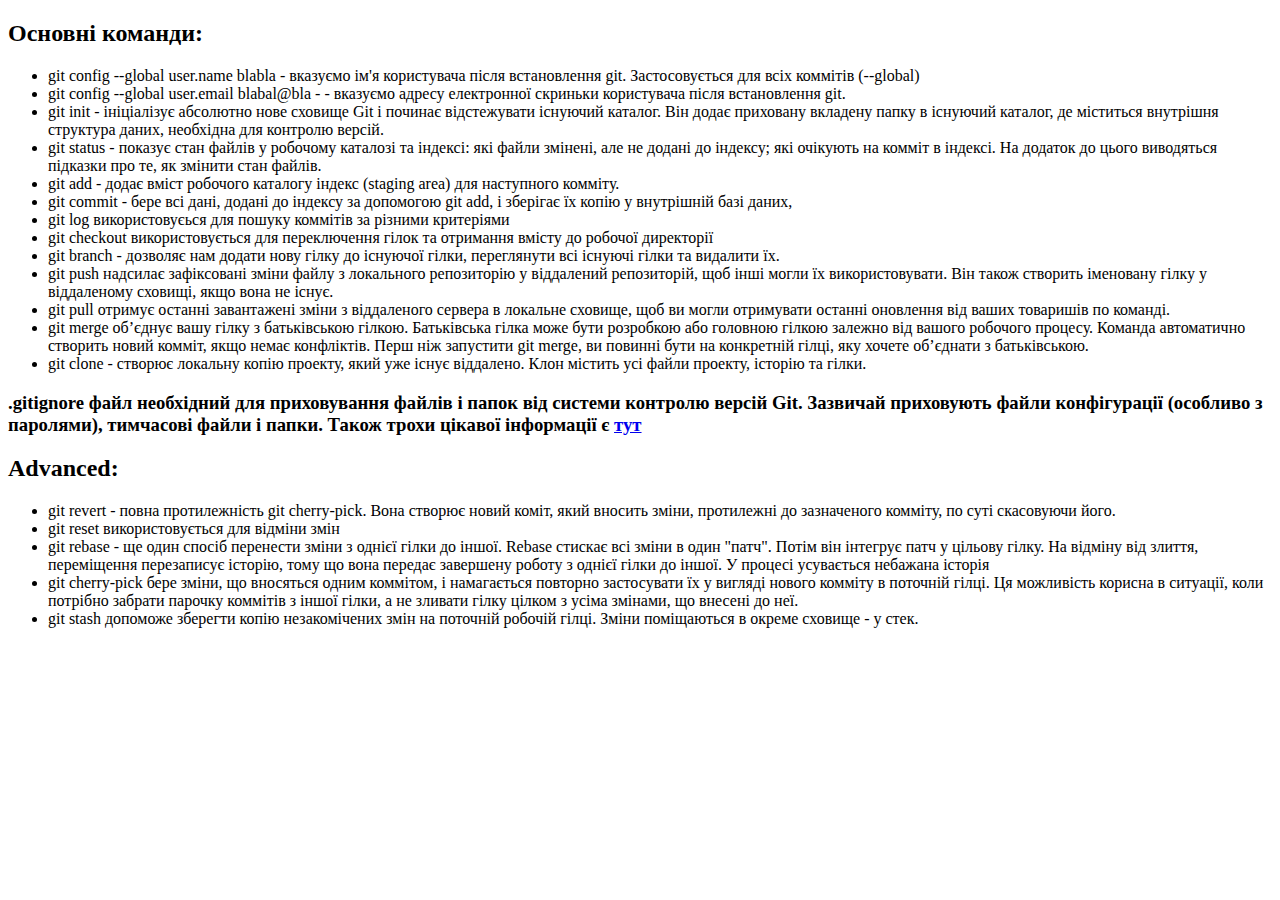
<file: homework01/index.html>
<!DOCTYPE html>
<html lang="en">
<head>
    <meta charset="UTF-8">
    <meta http-equiv="X-UA-Compatible" content="IE=edge">
    <meta name="viewport" content="width=device-width, initial-scale=1.0">
    <title>Document</title>
</head>
<body>
    <h2>Основні команди:</h2>
    <ul>
        <li>git config --global user.name blabla - вказуємо ім'я користувача після встановлення git. Застосовується для всіх коммітів (--global)</li>
        <li>git config --global user.email blabal@bla - - вказуємо адресу електронної скриньки користувача після встановлення git.</li>
        <li>git init - ініціалізує абсолютно нове сховище Git і починає відстежувати існуючий каталог. Він додає приховану вкладену папку в
        існуючий каталог, де міститься внутрішня структура даних, необхідна для контролю версій.</li>
        <li>git status - показує стан файлів у робочому каталозі та індексі: які файли змінені, але не додані до індексу; які очікують на комміт
        в індексі. На додаток до цього виводяться підказки про те, як змінити стан файлів.</li>
        <li>git add - додає вміст робочого каталогу індекс (staging area) для наступного комміту.</li>
        <li>git commit - бере всі дані, додані до індексу за допомогою git add, і зберігає їх копію у внутрішній базі даних,</li>
        <li>git log використовуєься для пошуку коммітів за різними критеріями</li>
        <li>git checkout використовується для переключення гілок та отримання вмісту до робочої директорії</li>
        <li>git branch - дозволяє нам додати нову гілку до існуючої гілки, переглянути всі існуючі гілки та видалити їх.</li>
        <li>git push надсилає зафіксовані зміни файлу з локального репозиторію у віддалений репозиторій, щоб інші могли їх використовувати.
        Він також створить іменовану гілку у віддаленому сховищі, якщо вона не існує.</li>
        <li>git pull отримує останні завантажені зміни з віддаленого сервера в локальне сховище, щоб ви могли отримувати останні оновлення
        від ваших товаришів по команді.</li>
        <li>git merge об’єднує вашу гілку з батьківською гілкою. Батьківська гілка може бути розробкою або головною гілкою залежно від вашого
        робочого процесу. Команда автоматично створить новий комміт, якщо немає конфліктів. Перш ніж запустити git merge, ви повинні бути на
        конкретній гілці, яку хочете об’єднати з батьківською.</li>
        <li>git clone - створює локальну копію проекту, який уже існує віддалено. Клон містить усі файли проекту, історію та гілки.</li>
    </ul>
    <h3>.gitignore файл необхідний для приховування файлів і папок від системи контролю версій Git. Зазвичай приховують файли конфігурації (особливо
    з паролями), тимчасові файли і папки. Також трохи цікавої інформації є <a href="https://ru.stackoverflow.com/questions/546520/%D0%94%D0%BB%D1%8F-%D1%87%D0%B5%D0%B3%D0%BE-%D0%BD%D1%83%D0%B6%D0%B5%D0%BD-%D1%84%D0%B0%D0%B9%D0%BB-gitignore">тут</a> </h3>
    <h2>Advanced:</h2>
    <ul>
        <li>git revert - повна протилежність git cherry-pick. Вона створює новий коміт, який вносить зміни, протилежні до зазначеного комміту, по
        суті скасовуючи його.</li>
        <li>git reset використовується для відміни змін</li>
        <li>git rebase - ще один спосіб перенести зміни з однієї гілки до іншої. Rebase стискає всі зміни в один "патч". Потім він інтегрує патч
        у цільову гілку. На відміну від злиття, переміщення перезаписує історію, тому що вона передає завершену роботу з однієї гілки до іншої. У
        процесі усувається небажана історія</li>
        <li>git cherry-pick бере зміни, що вносяться одним коммітом, і намагається повторно застосувати їх у вигляді нового комміту в поточній
        гілці. Ця можливість корисна в ситуації, коли потрібно забрати парочку коммітів з іншої гілки, а не зливати гілку цілком
        з усіма змінами, що внесені до неї.</li>
        <li>git stash допоможе зберегти копію незакомічених змін на поточній робочій гілці. Зміни поміщаються в окреме сховище - у стек.</li>
    </ul>
</body>
</html>
</file>
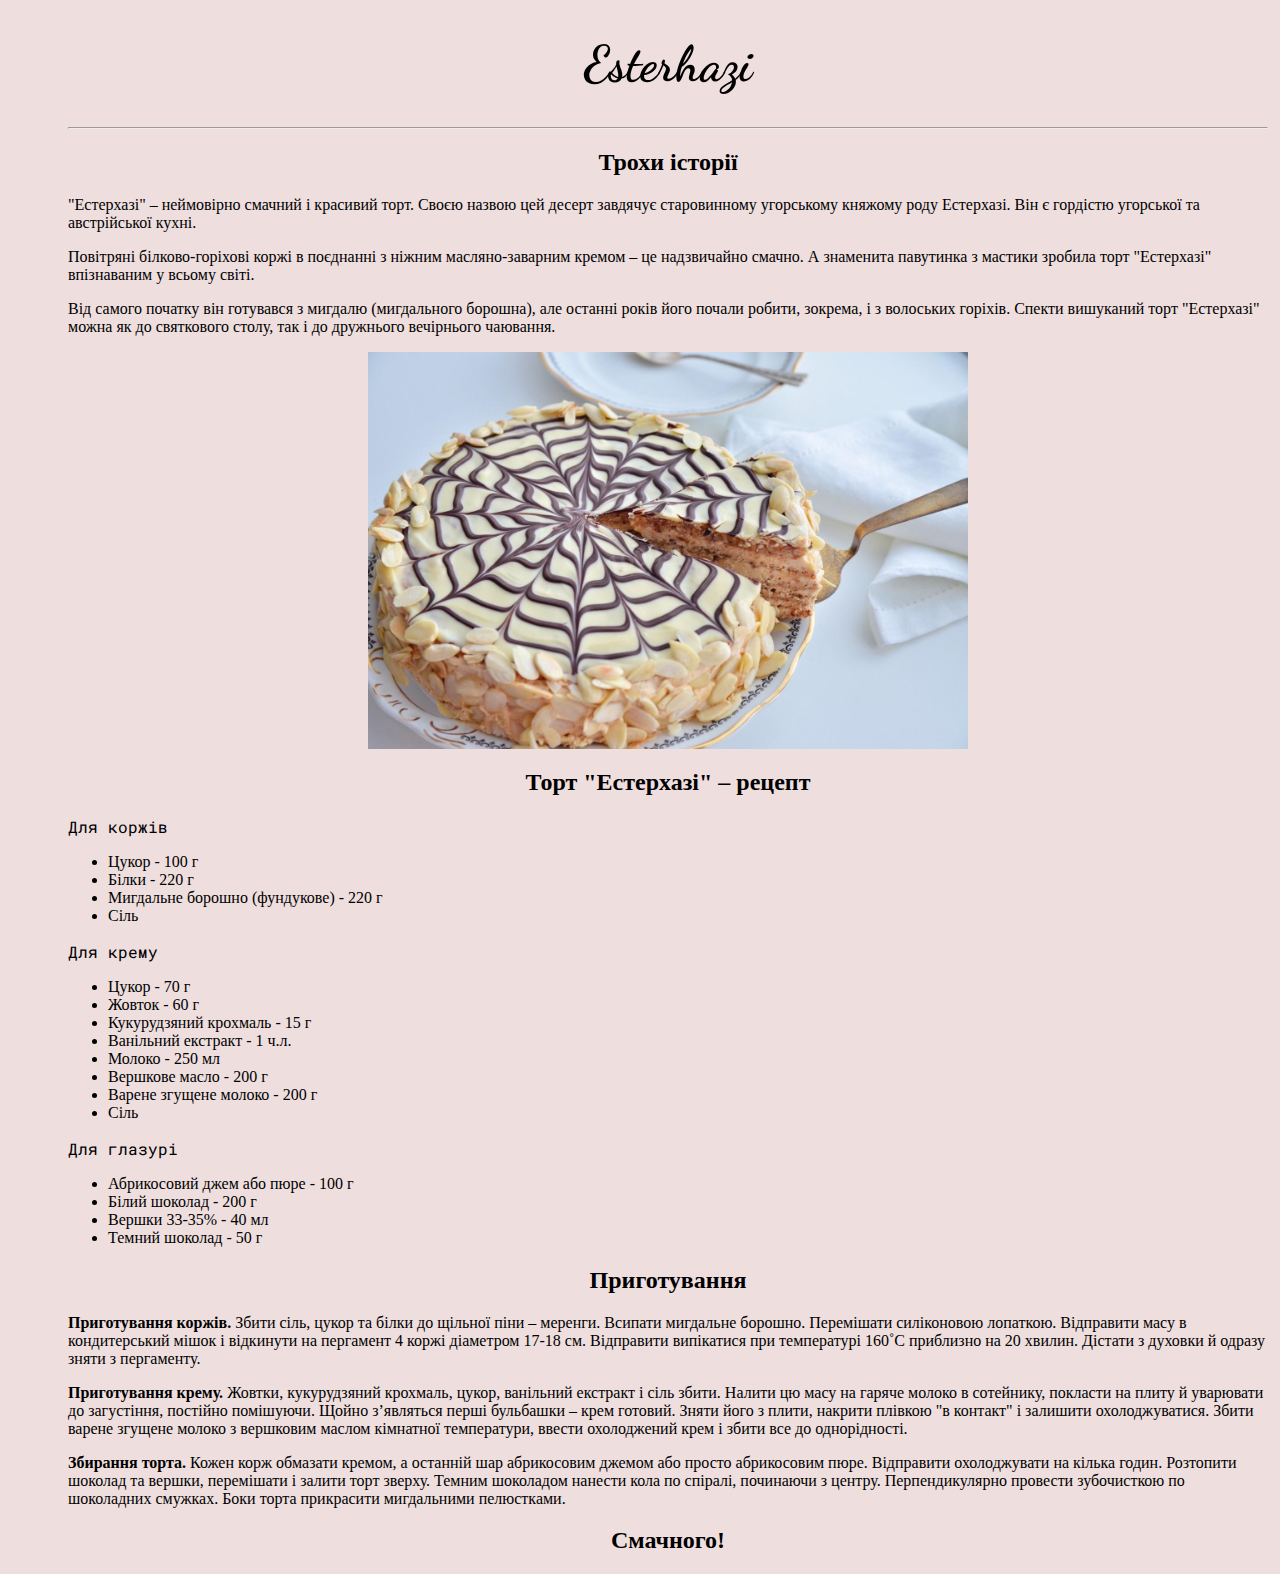
<file: homework02/index.html>
<!DOCTYPE html>
<html lang="en">
<head>
    <meta charset="UTF-8">
    <meta http-equiv="X-UA-Compatible" content="IE=edge">
    <meta name="viewport" content="width=device-width, initial-scale=1.0">
    <link rel="preconnect" href="https://fonts.googleapis.com">
    <link rel="preconnect" href="https://fonts.gstatic.com" crossorigin>
    <link
        href="https://fonts.googleapis.com/css2?family=Dancing+Script:wght@700&family=Roboto+Mono:ital,wght@1,300&display=swap"
        rel="stylesheet">
    <link rel="stylesheet" href="./styles.css">
    <title>Document</title>
</head>
<body>
    <div class="container">
        <h1 class="main-title">Esterhazi</h1>
        <hr>
        <h2 class="subtitle">Трохи історії</h2>
        <p>"Естерхазі" – неймовірно смачний і красивий торт. Своєю назвою цей десерт завдячує старовинному угорському княжому роду
        Естерхазі. Він є гордістю угорської та австрійської кухні.</p>
        <p>Повітряні білково-горіхові коржі в поєднанні з ніжним масляно-заварним кремом – це надзвичайно смачно. А знаменита
        павутинка з мастики зробила торт "Естерхазі" впізнаваним у всьому світі.</p>
        <p>Від самого початку він готувався з мигдалю (мигдального борошна), але останні років його почали робити, зокрема, і з
        волоських горіхів. Спекти вишуканий торт "Естерхазі" можна як до святкового столу, так і до дружнього вечірнього
        чаювання.</p>
        <img src="./tort-esterxazi.jpg" alt="Торт Естерхазі" width="600" class="center-img">
        <h2 class="subtitle">Торт "Естерхазі" – рецепт</h2>
        <p class="list-name">Для коржів</p>
        <ul class="list">
            <li>Цукор - 100 г</li>
            <li>Білки - 220 г</li>
            <li>Мигдальне борошно (фундукове) - 220 г</li>
            <li>Сіль</li>
        </ul>
        <p class="list-name">Для крему</p>
        <ul>
            <li>Цукор - 70 г</li>
            <li>Жовток - 60 г</li>
            <li>Кукурудзяний крохмаль - 15 г</li>
            <li>Ванільний екстракт - 1 ч.л.</li>
            <li>Молоко - 250 мл</li>
            <li>Вершкове масло - 200 г</li>
            <li>Варене згущене молоко - 200 г</li>
            <li>Сіль</li>
        </ul>
        <p class="list-name">Для глазурі</p>
        <ul>
            <li>Абрикосовий джем або пюре - 100 г</li>
            <li>Білий шоколад - 200 г</li>
            <li>Вершки 33-35% - 40 мл</li>
            <li>Темний шоколад - 50 г</li>
        </ul>
        <h2 class="subtitle">Приготування</h2>
        <p><strong>Приготування коржів.</strong> Збити сіль, цукор та білки до щільної піни – меренги. Всипати мигдальне борошно. Перемішати силіконовою лопаткою.
        Відправити масу в кондитерський мішок і відкинути на пергамент 4 коржі діаметром 17-18 см. Відправити випікатися при температурі 160˚C приблизно на 20 хвилин. Дістати з духовки й одразу зняти з пергаменту.</p>
        <p><strong>Приготування крему.</strong> Жовтки, кукурудзяний крохмаль, цукор, ванільний екстракт і сіль збити. Налити цю масу на гаряче
        молоко в сотейнику, покласти на плиту й уварювати до загустіння, постійно помішуючи. Щойно з’являться перші бульбашки –
        крем готовий. Зняти його з плити, накрити плівкою "в контакт" і залишити охолоджуватися.
        Збити варене згущене молоко з вершковим маслом кімнатної температури, ввести охолоджений крем і збити все до
        однорідності.</p>
        <p><strong>Збирання торта.</strong> Кожен корж обмазати кремом, а останній шар абрикосовим джемом або просто абрикосовим пюре. Відправити
        охолоджувати на кілька годин.
        Розтопити шоколад та вершки, перемішати і залити торт зверху. Темним шоколадом нанести кола по спіралі, починаючи з
        центру. Перпендикулярно провести зубочисткою по шоколадних смужках. Боки торта прикрасити мигдальними пелюстками.</p>
        <h2 class="subtitle">Смачного!</h2>
    </div>
</body>
</html>
</file>
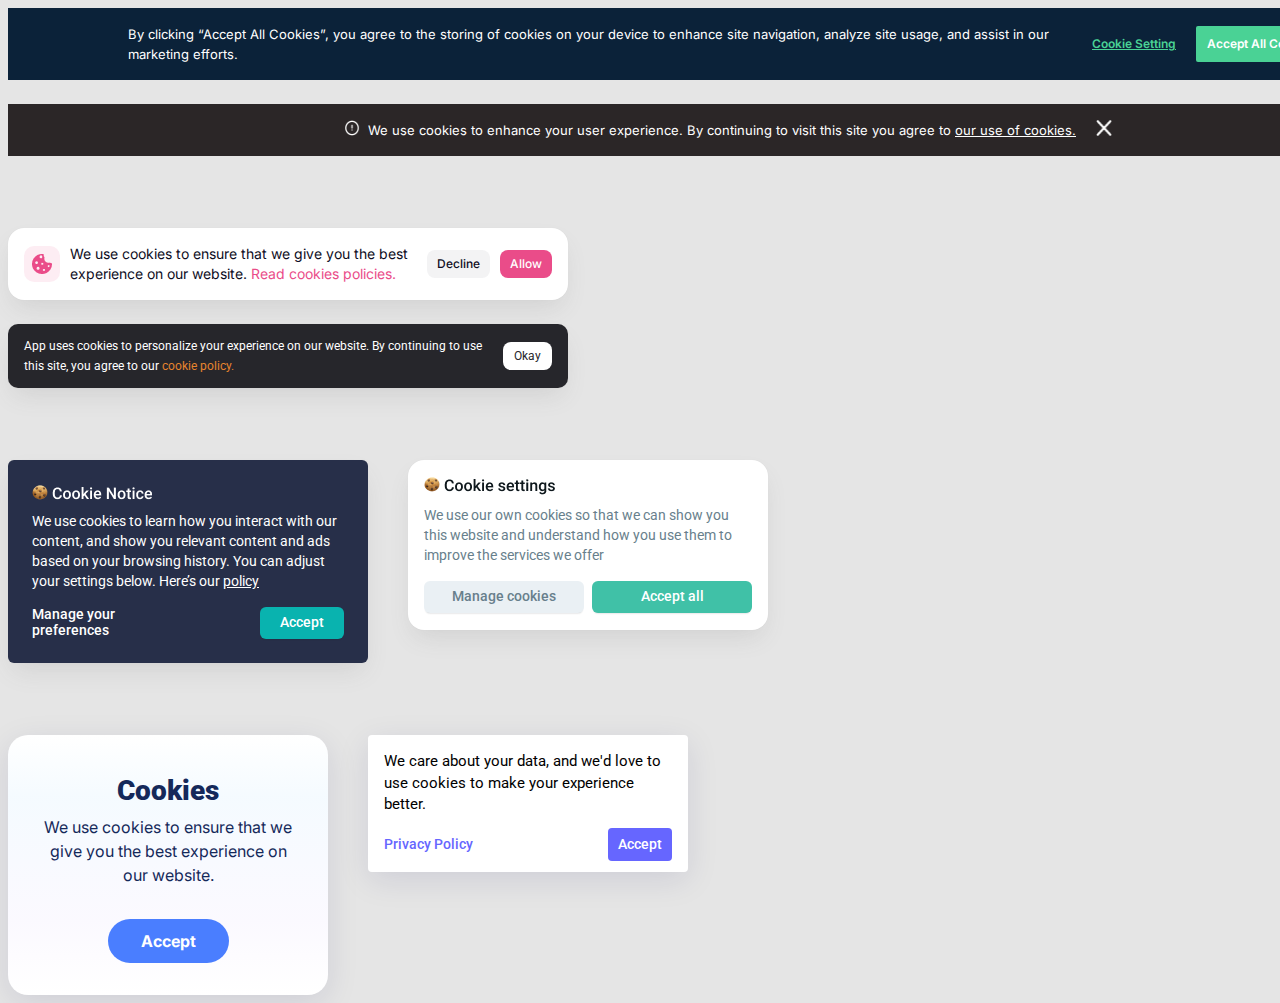
<file: homework03/index.html>
<!DOCTYPE html>
<html lang="en">
<head>
    <meta charset="UTF-8">
    <meta http-equiv="X-UA-Compatible" content="IE=edge">
    <meta name="viewport" content="width=device-width, initial-scale=1.0">
    <title>Document</title>
    <link rel="preconnect" href="https://fonts.googleapis.com">
    <link rel="preconnect" href="https://fonts.gstatic.com" crossorigin>
    <link
        href="https://fonts.googleapis.com/css2?family=Inter:wght@400;500;600;700&family=Roboto:wght@400;500;900&display=swap"
        rel="stylesheet">
    <link rel="stylesheet" href="./styles.css">
</head>
<body>
    <div class="cookie1">
        <p class="cookie1-text">By clicking “Accept All Cookies”, you agree to the storing of cookies on your device to enhance site navigation, analyze
        site usage, and assist in our marketing efforts.</p>
        <div class="cookie1-parts">
            <a href="#" class="cookie1-link link">Cookie Setting</a>
            <button class="cookie1-btn">Accept All Cookies</button>
        </div>
    </div>
    <div class="cookie2">
        <img src="./images/warning.png" alt="Warning" width="16" height="16">
        <p class="cookie2-text">
            We use cookies to enhance your user experience. By continuing to visit this site you agree to <a href="#" class="cookie2-link link">our use of
            cookies.</a>
        </p> 
        <img src="./images/close.png" alt="Close icon" class="cookie2-close-icon" width="16" height="16">
    </div>
    <div class="cookie3">
        <div class="cookie3-icon-bg">
            <img src="./images/cookie3.png" alt="cookie" class="cookie3-icon">
        </div>
        <p class="cookie3-text">We use cookies to ensure that we give you the best experience on our website. <a href="#" class="cookie3-link link">Read cookies policies.</a></p>
        <button class="cookie3-decline-btn">Decline</button>
        <button class="cookie3-allow-btn">Allow</button>
    </div>
    <div class="cookie4">
        <p class="cookie4-text"> App uses cookies to personalize your experience on our website. By continuing to use this site, you agree to our 
            <a href="#" class="cookie4-link link">cookie policy.</a>
        </p>
        <button class="cookie4-ok-btn">Okay</button>
    </div>
    <div class="cookies-block1">
        <div class="cookie5">
            <img src="./images/🍪 Cookie Notice.png" alt="Cookie Notice" class="cookie-notice">
            <p class="cookie5-main-text">We use cookies to learn how you interact with our content, and show you relevant content and ads based on your browsing
            history. You can adjust your settings below. Here’s our <a href="#" class="cookie5-link link">policy</a></p>
            <div class="cookie5-mini-block">
                <p class="cookie5-text">Manage your preferences</p>
                <button class="cookie5-btn">Accept</button>
            </div>
        </div>
        <div class="cookie6">
            <img src="./images/🍪 Cookie settings.png" alt="Cookie Settings" class="cookie-settings">
            <p class="cookie6-text">We use our own cookies so that we can show you this website and understand how you use them to improve the services we
            offer</p>
            <div class="cookie6-mini-block">
                <button class="cookie6-btn1">Manage cookies</button>
                <button class="cookie6-btn2">Accept all</button>
            </div>
        </div>
    </div>
    <div class="cookies-block2">
        <div class="cookie7">
            <h2 class="cookie7-header">Cookies</h2>
            <p class="cookie7-text">We use cookies to ensure that we give you the best experience on our website.</p>
            <button class="cookie7-btn">Accept</button>
        </div>
        <div class="cookie8">
            <p class="cookie8-text">We care about your data, and we'd love to use cookies to make your experience better.</p>
            <div class="cookie8-mini-block">
                <a href="#" class="cookie8-link link">Privacy Policy</a>
                <button class="cookie8-btn">Accept</button>
            </div>
        </div>
    </div>
</body>
</html>
</file>
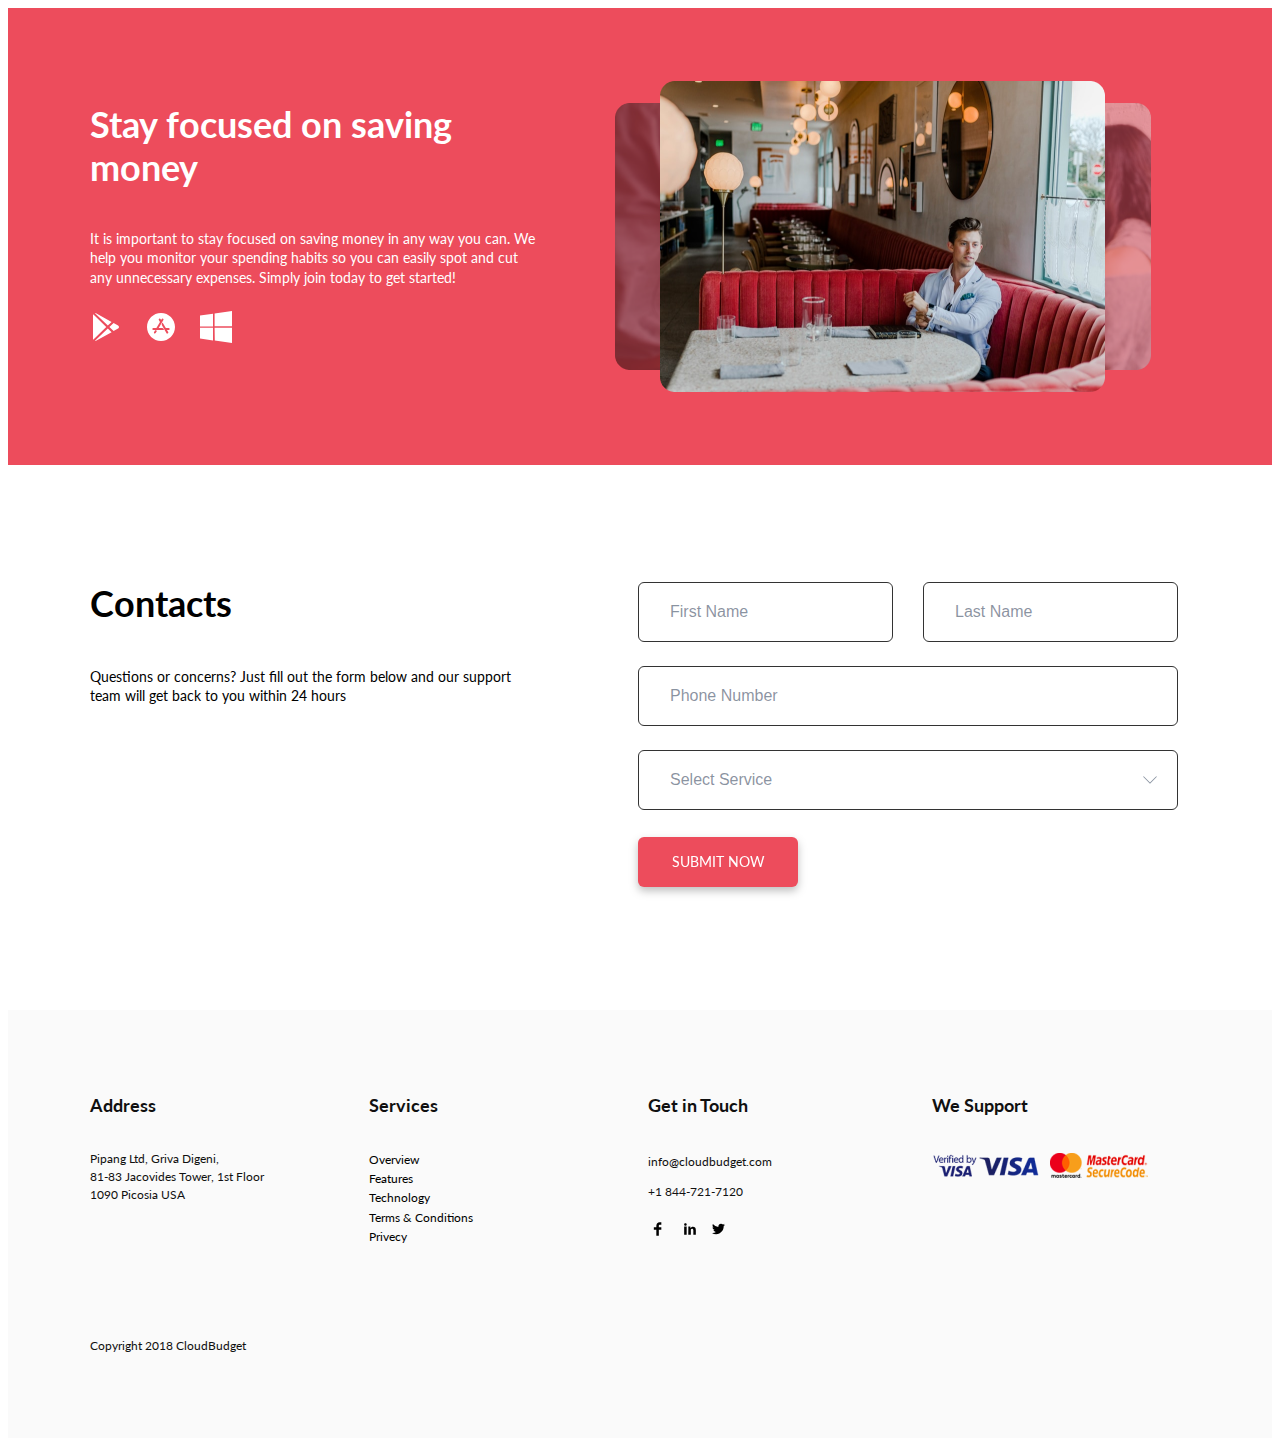
<file: homework04/index.html>
<!DOCTYPE html>
<html lang="en">
<head>
    <meta charset="UTF-8">
    <meta http-equiv="X-UA-Compatible" content="IE=edge">
    <meta name="viewport" content="width=device-width, initial-scale=1.0">
    <title>Document</title>
    <link rel="preconnect" href="https://fonts.googleapis.com">
    <link rel="preconnect" href="https://fonts.gstatic.com" crossorigin>
    <link href="https://fonts.googleapis.com/css2?family=Lato:wght@400;700&display=swap" rel="stylesheet">
    <link rel="stylesheet" href="./styles.css">
</head>
<body>
    <header class="header">
        <div class="container header-container">
            <div>
                <h1 class="header-title">Stay focused on saving money</h1>
                <p class="header-text">It is important to stay focused on saving money in any way you can. We help you monitor your spending habits so you can
                easily spot and cut any unnecessary expenses. Simply join today to get started!</p>
                <ul class="list header-list">
                    <li>
                        <a href="#" class="link header-link">
                            <svg class="header-icon" width="32" height="32">
                                <use href="./images/symbol-defs.svg#icon-google-playstore">
                                </use>
                            </svg>
                        </a> 
                    </li>
                    <li>
                        <a href="#" class="link">
                            <svg class="header-icon" width="32" height="32">
                                <use href="./images/symbol-defs.svg#icon-apple-appstore">
                                </use>
                            </svg>
                        </a>
                    </li>
                    <li>
                        <a href="#" class="link">
                            <svg class="header-icon" width="32" height="32">
                                <use href="./images/symbol-defs.svg#icon-windows">
                                </use>
                            </svg>
                        </a>
                    </li>
                </ul>
            </div>
            <div class="slider">
                <img src="./images/first.jpg" alt="main picture" class="main-picture">
                <img src="./images/second.jpg" alt="second picture" class="second-picture">
                <img src="./images/third.jpg" alt="third picture" class="third-picture">
            </div>
        </div>
    </header>
    <section class="contacts">
        <div class="container contacts-container">
            <div class="contacts-text-container">
                <h2 class="contacts-main">Contacts</h2>
                <p class="contacts-text">Questions or concerns? Just fill out the form below and our support team will get back to you within 24 hours</p>
            </div>
            <div>
                <form>
                    <div class="name-form">
                        <input type="text" id="name" name="user-first-name" placeholder="First Name" required />
                        <input type="text" id="surname" name="user-last-name" placeholder="Last Name" />
                    </div>
                    <div class="contacts-service">
                        <input type="tel" id="tel" name="user-phone" placeholder="Phone Number" required />
                        <select id="sel" name="select-service">
                            <option value="select">Select Service</option>
                            <option value="overview">Overview</option>
                            <option value="features">Features</option>
                            <option value="technology">Technology</option>
                        </select>
                    </div>
                </form>
                <button class="contacts-btn">Submit Now</button>
            </div>
        </div>
    </section>
    <footer class="footer">
        <div class="footer-container container">
            <div class="footer-adress">
                <h2 class="footer-main">Address</h2>
                <ul class="list footer-adress-list">
                    <li class="footer-adress-item">Pipang Ltd, Griva Digeni,</li>
                    <li class="footer-adress-item">81-83 Jacovides Tower, 1st Floor</li>
                    <li class="footer-adress-item">1090 Picosia USA</li>
                </ul>
                <p class="footer-copyright">Copyright 2018 CloudBudget</p>
            </div>
            <div class="footer-services">
                <h2 class="footer-main">Services</h2>
                <ul class="list footer-services-list">
                    <li class="footer-services-item">Overview</li>
                    <li class="footer-services-item">Features</li>
                    <li class="footer-services-item">Technology</li>
                    <li class="footer-services-item">Terms & Conditions</li>
                    <li class="footer-services-item">Privecy</li>
                </ul>
            </div>
            <div class="footer-contacts">
                <h2 class="footer-main">Get in Touch</h2>
                <ul class="list footer-contacts-list">
                    <li class="footer-contacts-item">
                        <a href="mailto:info@cloudbudget.com" class="link footer-mail">info@cloudbudget.com</a>
                    </li>
                    <li class="footer-contacts-item">
                        <a href="tel:+18447217120" class="link footer-tel">+1 844-721-7120</a>
                    </li>
                </ul>
                <ul class="list footer-soc-list">
                    <li>
                        <a href="#" class="link">
                            <svg class="footer-icon" width="20" height="20">
                                <use href="./images/symbol-defs.svg#icon-social-facebook">
                                </use>
                            </svg>
                        </a>
                    </li>
                    <li>
                        <a href="#" class="link">
                            <svg class="footer-icon" width="20" height="20">
                                <use href="./images/symbol-defs.svg#icon-social-linkedin">
                                </use>
                            </svg>
                        </a>
                    </li>
                    <li>
                        <a href="#" class="link">
                            <svg class="footer-icon" width="13" height="13">
                                <use href="./images/symbol-defs.svg#icon-twitter">
                                </use>
                            </svg>
                        </a>
                    </li>
                </ul>
            </div>
            <div>
                <h2 class="footer-main">We Support</h2>
                <img src="./images/secure.png" alt="supported payment systems">
            </div>
        </div>
    </footer>
</body>
</html>
</file>
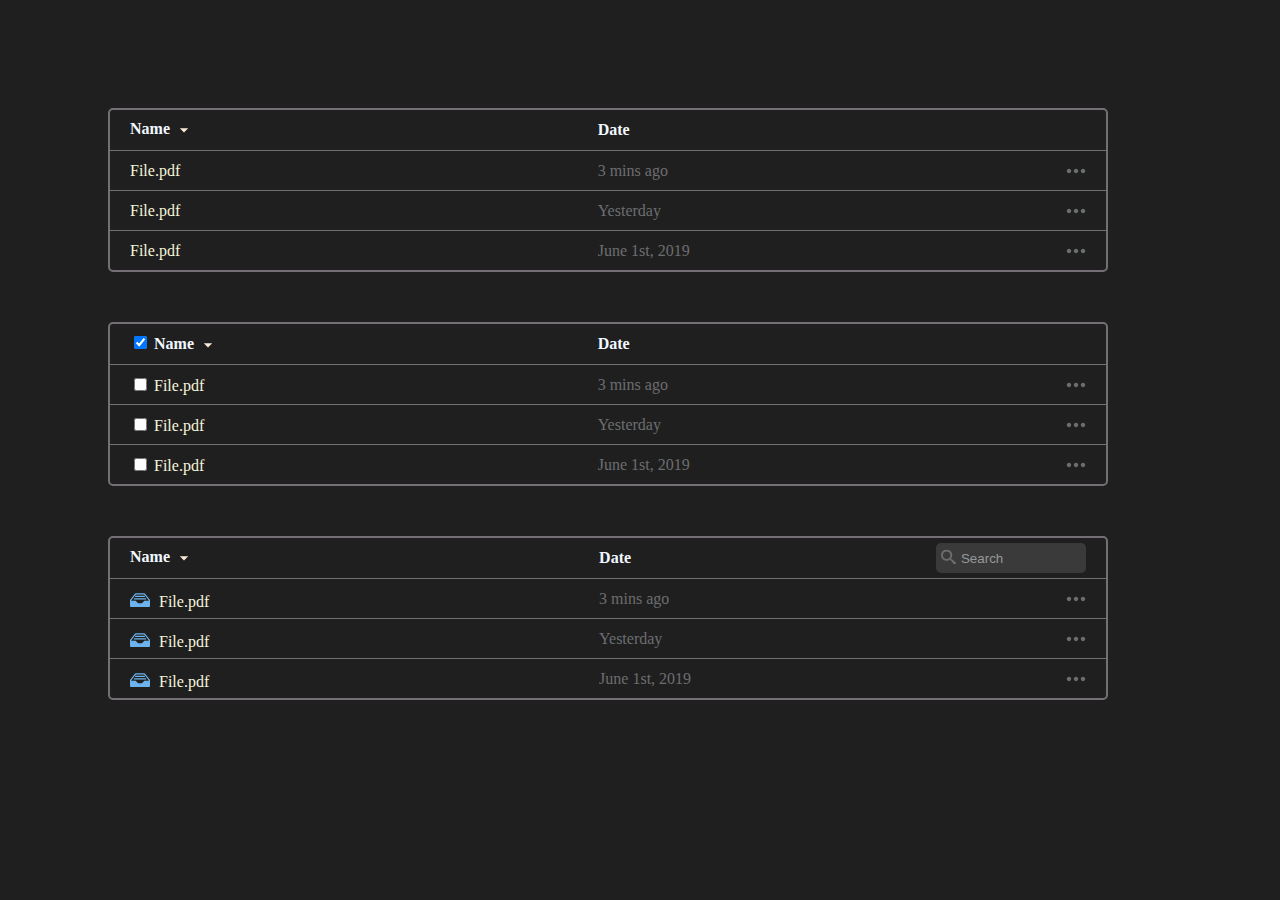
<file: homework05/index.html>
<!DOCTYPE html>
<html lang="en">
<head>
    <meta charset="UTF-8">
    <meta http-equiv="X-UA-Compatible" content="IE=edge">
    <meta name="viewport" content="width=device-width, initial-scale=1.0">
    <title>Tables</title>
    <link rel="stylesheet" href="./styles.css">
</head>
<body>
    <table class="table1">
        <thead>
            <tr>
                <th>
                    Name
                    <svg class="name-icon" width="20" height="20">
                        <use href="./symbol-defs.svg#icon-arrow_drop_down">
                        </use>
                    </svg>
                </th>
                <th>Date</th>
            
            </tr>
        </thead>
        <tbody>
            <tr>
                <td>File.pdf</td>
                <td class="period">3 mins ago</td>
                <td>
                    <svg class="dots-icon" width="20" height="20">
                        <use href="./symbol-defs.svg#icon-dots-three-horizontal">
                        </use>
                    </svg>
                </td>
            </tr>
            <tr>
                <td>File.pdf</td>
                <td class="period">Yesterday</td>
                <td>
                    <svg class="dots-icon" width="20" height="20">
                        <use href="./symbol-defs.svg#icon-dots-three-horizontal">
                        </use>
                    </svg>
                </td>
            
            </tr>
            <tr>
                <td>File.pdf</td>
                <td class="period">June 1st, 2019</td>
                <td>
                    <svg class="dots-icon" width="20" height="20">
                        <use href="./symbol-defs.svg#icon-dots-three-horizontal">
                        </use>
                    </svg>
                </td>
            
            </tr>
        </tbody>
    </table>
    <table class="table2">
        <thead>
            <tr>
                <th>
                    <input type="checkbox" checked>
                    Name
                    <svg class="name-icon" width="20" height="20">
                        <use href="./symbol-defs.svg#icon-arrow_drop_down">
                        </use>
                    </svg>
                </th>
                <th>Date</th>
    
            </tr>
        </thead>
        <tbody>
            <tr>
                <td>
                    <input type="checkbox">
                    File.pdf
                </td>
                <td class="period">3 mins ago</td>
                <td>
                    <svg class="dots-icon" width="20" height="20">
                        <use href="./symbol-defs.svg#icon-dots-three-horizontal">
                        </use>
                    </svg>
                </td>
            </tr>
            <tr>
                <td>
                    <input type="checkbox">
                    File.pdf
                </td>
                <td class="period">Yesterday</td>
                <td>
                    <svg class="dots-icon" width="20" height="20">
                        <use href="./symbol-defs.svg#icon-dots-three-horizontal">
                        </use>
                    </svg>
                </td>
    
            </tr>
            <tr>
                <td>
                    <input type="checkbox">
                    File.pdf
                </td>
                <td class="period">June 1st, 2019</td>
                <td>
                    <svg class="dots-icon" width="20" height="20">
                        <use href="./symbol-defs.svg#icon-dots-three-horizontal">
                        </use>
                    </svg>
                </td>
    
            </tr>
        </tbody>
    </table>
    <table>
        <thead>
            <tr>
                <th>
                    Name
                    <svg class="name-icon" width="20" height="20">
                        <use href="./symbol-defs.svg#icon-arrow_drop_down">
                        </use>
                    </svg>
                </th>
                <th class="table3">Date</th>
                <th>
                    <span class="input-wrap">
                        <input class="search" type="search" placeholder="Search">
                        <svg class="search-icon" width="15" height="15">
                            <use href="./symbol-defs.svg#icon-search"></use>
                        </svg>
                    </span>
                </th>
            </tr>
        </thead>
        <tbody>
            <tr>
                <td>
                    <svg class="icon-drawer" width="20" height="20">
                        <use href="./symbol-defs.svg#icon-drawer">
                        </use>
                    </svg>
                    File.pdf
                </td>
                <td class="period">3 mins ago</td>
                <td class="last">
                    <svg class="dots-icon" width="20" height="20">
                        <use href="./symbol-defs.svg#icon-dots-three-horizontal">
                        </use>
                    </svg>
                </td>
            </tr>
            <tr>
                <td>
                    <svg class="icon-drawer" width="20" height="20">
                        <use href="./symbol-defs.svg#icon-drawer">
                        </use>
                    </svg>
                    File.pdf
                </td>
                <td class="period">Yesterday</td>
                <td class="last">
                    <svg class="dots-icon" width="20" height="20">
                        <use href="./symbol-defs.svg#icon-dots-three-horizontal">
                        </use>
                    </svg>
                </td>
    
            </tr>
            <tr>
                <td>
                    <svg class="icon-drawer" width="20" height="20">
                        <use href="./symbol-defs.svg#icon-drawer">
                        </use>
                    </svg>
                    File.pdf
                </td>
                <td class="period">June 1st, 2019</td>
                <td class="last">
                    <svg class="dots-icon" width="20" height="20">
                        <use href="./symbol-defs.svg#icon-dots-three-horizontal">
                        </use>
                    </svg>
                </td>
    
            </tr>
        </tbody>
    </table>
</body>
</html>
</file>
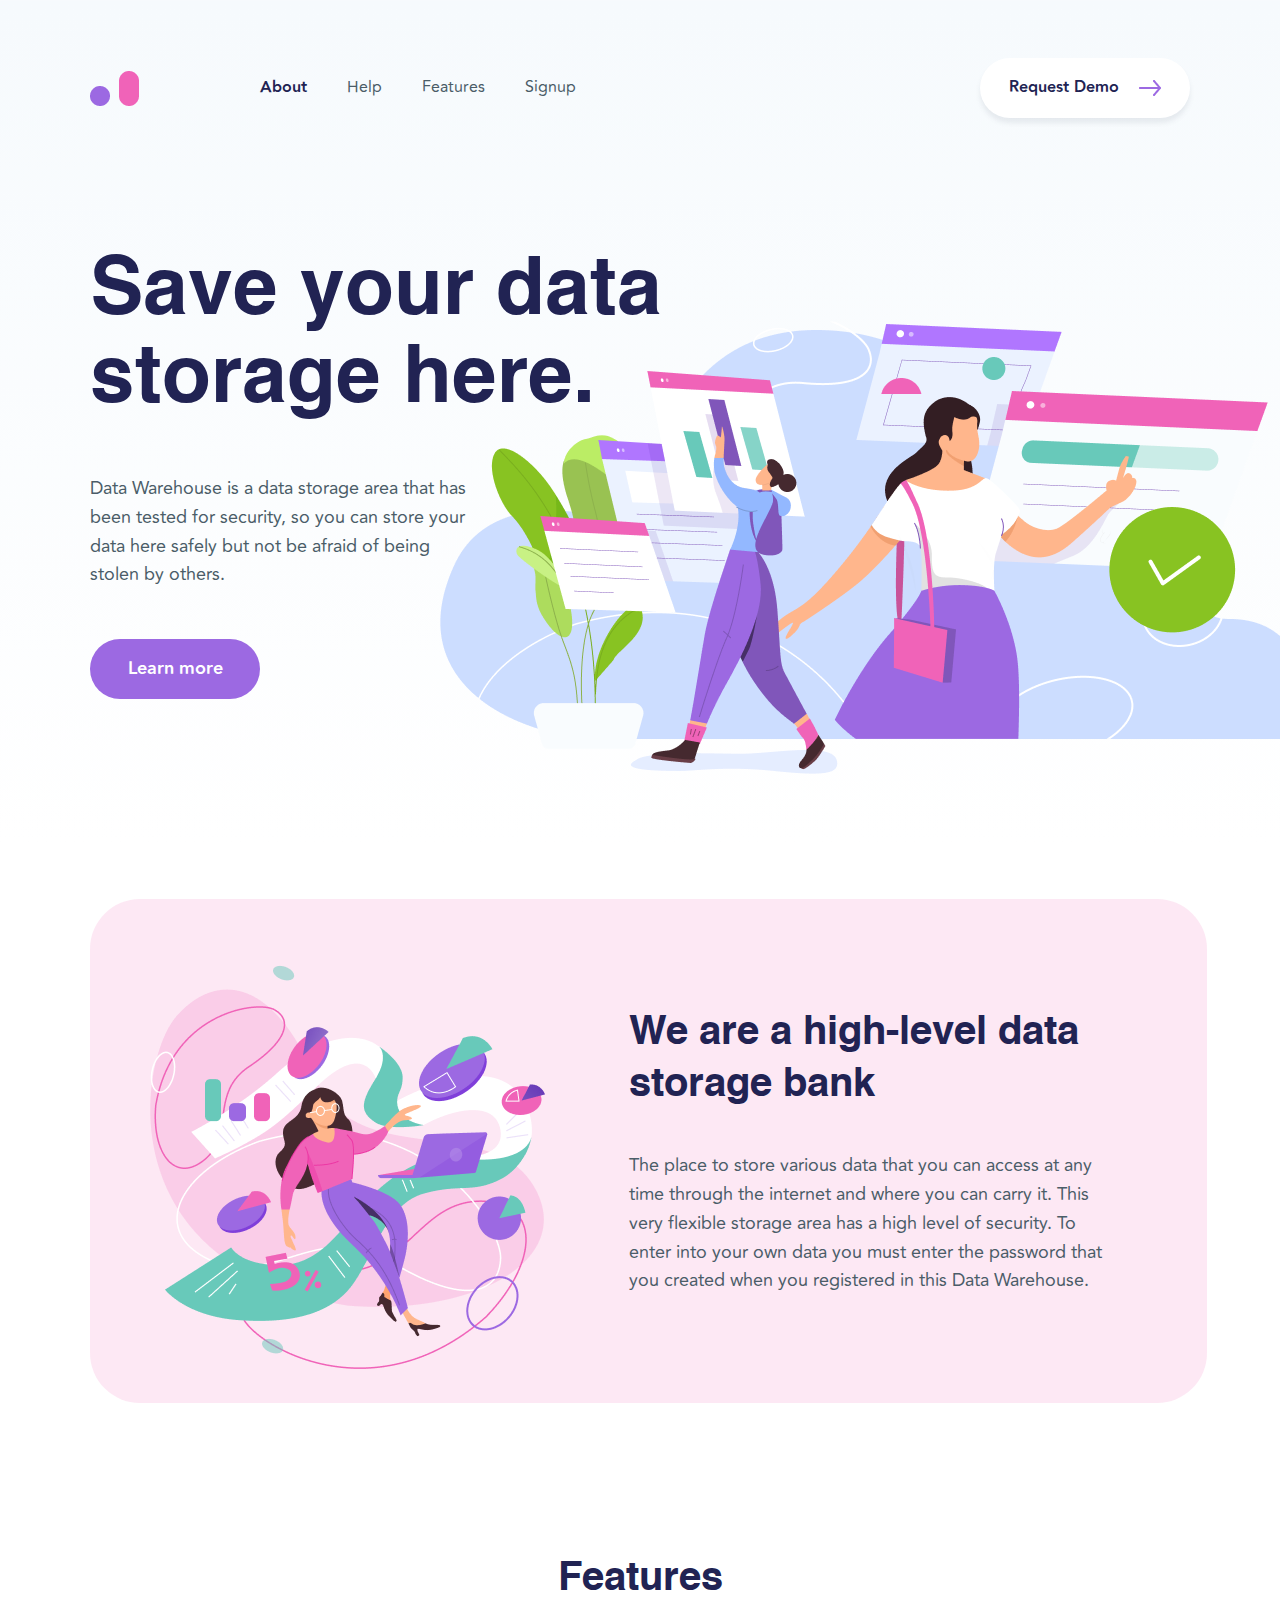
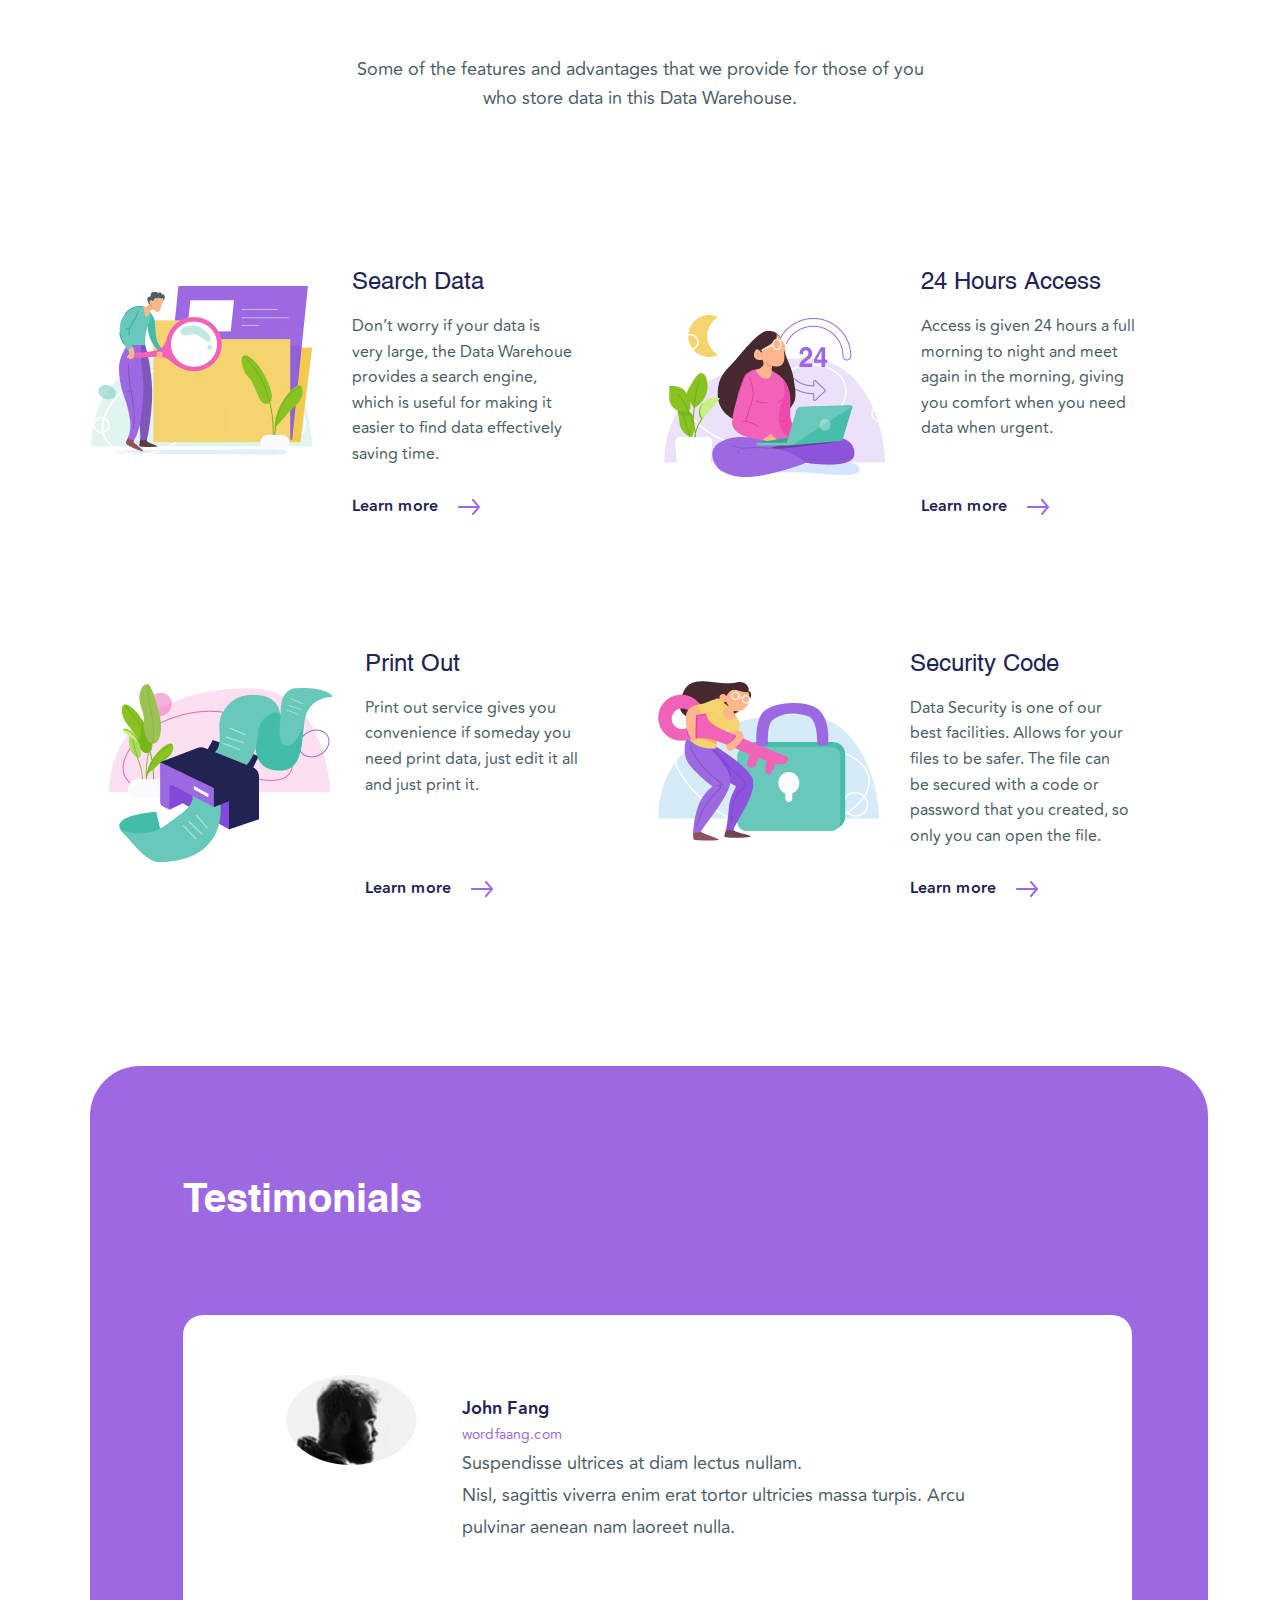
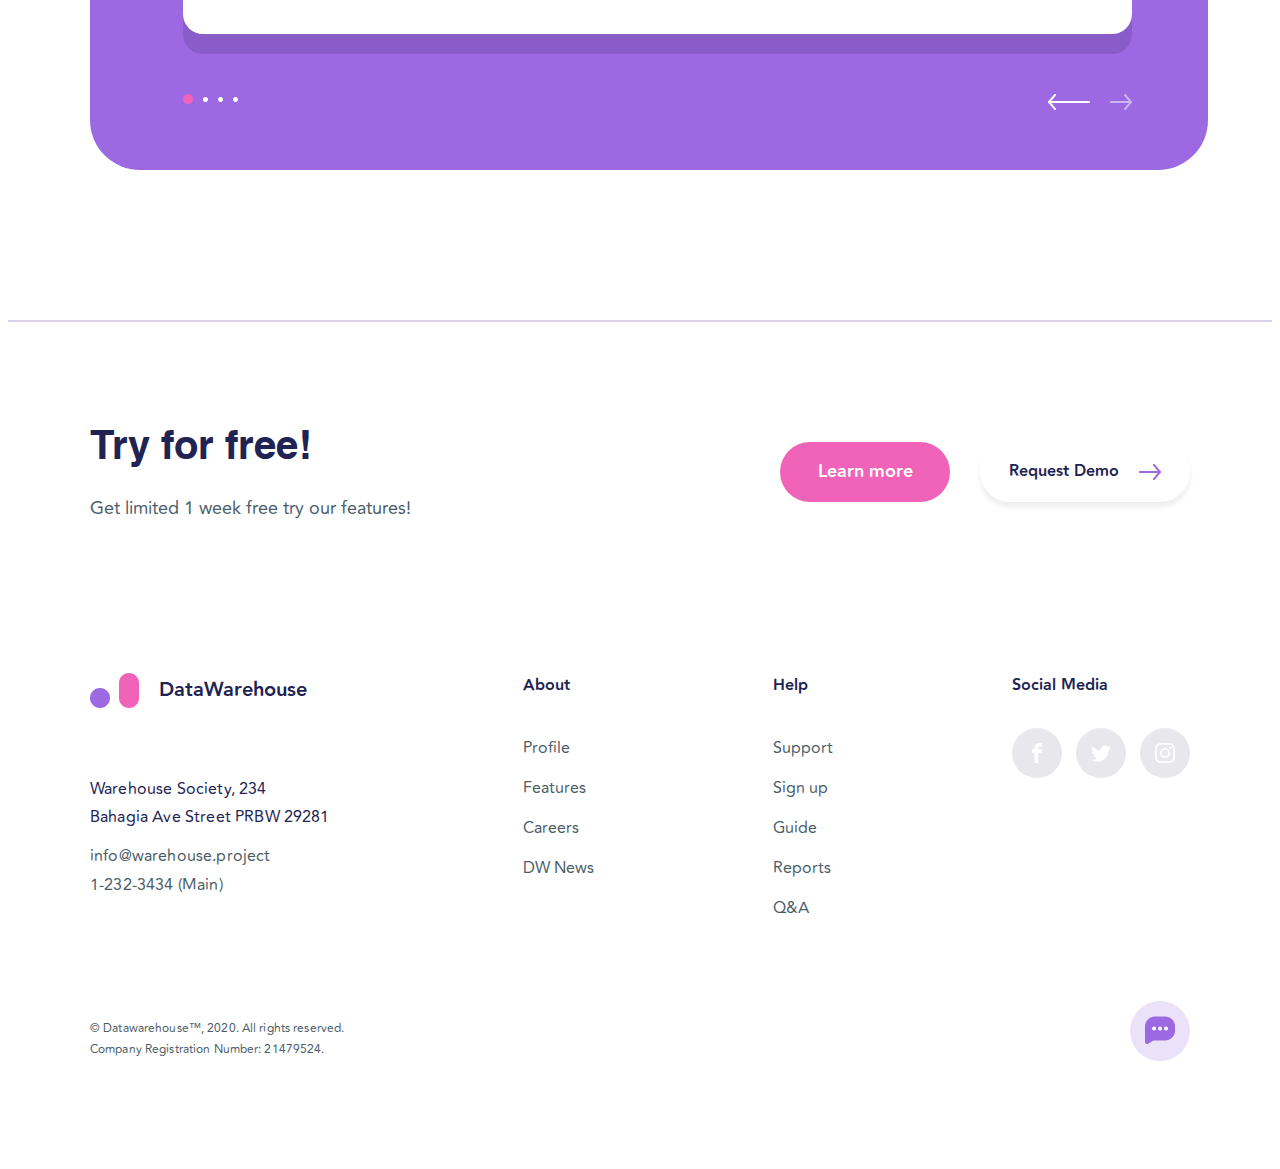
<file: homework06/index.html>
<!DOCTYPE html>
<html lang="en">
<head>
    <meta charset="UTF-8">
    <meta http-equiv="X-UA-Compatible" content="IE=edge">
    <meta name="viewport" content="width=device-width, initial-scale=1.0">
    <title>Data Warehouse</title>
    <link rel="stylesheet" href="./styles.css">
</head>
<body class="">
    <header class="header container">
        <div class="header-container">
            <div class="nav">

                <a href="index.html" class="link header-logo-link"><img src="./images/logo.png" alt="Logo"></a>
                <nav class="header-navigation">
                    <ul class="list header-nav-list">
                        <li>
                            <a href="" class="link header-nav-link current">About</a> 
                        </li>
                        <li>
                            <a href="" class="link header-nav-link">Help</a>
                        </li>
                        <li>
                            <a href="" class="link header-nav-link">Features</a>
                        </li>
                        <li>
                            <a href="" class="link header-nav-link">Signup</a>
                        </li>
                    </ul>
                </nav>
            </div>
            <button type="submit" class="btn-demo">
                Request Demo
                <img src="./images/arrow.png" alt="Arrow">
            </button>
        </div>
        
    </header>
    <main class="container main">
        <h1 class="main-title">Save your data storage here.</h1>
        <p class="main-text">Data Warehouse is a data storage area that has been
        tested for security, so you can store your data here
        safely but not be afraid of being stolen by others.</p>
        <button class="main-btn">Learn more</button>
        <img src="./images/main.png" alt="" width="885" class="main-image">
    </main>
    <section class="container about">
        <div class="about-section">
            <img src="./images/image2.png" alt="">
            <div>
                <h2 class="about-title">We are a high-level data storage bank</h2>
                <p class="about-text">The place to store various data that you can access at any time through the internet and where you can carry it.
                This very flexible storage area has a high level of security. To enter into your own data you must enter the password
                that you created when you registered in this Data Warehouse.</p>
            </div>
        </div>
    </section>
    <section class="container features">
        <h2 class="features-title">Features</h2>
        <p class="features-text">Some of the features and advantages that we provide for those of you who store data in this Data Warehouse.</p>
        <div class="features-container">
            <ul class="list features-list">
                <li class="features-item">
                    <img src="./images/image31.png" alt="" width="232" height="211">
                    <div>
                        <h3 class="features-item-title">Search Data</h3>
                        <p class="features-item-text">Don’t worry if your data is very large, the Data Warehoue provides a search engine, which is useful for making it
                            easier to find data effectively saving time.</p>
                        <a href="#" class="features-link link">Learn more 
                            <img src="./images/arrow.png" alt="Arrow">
                        </a>
                    </div>
                </li>
                <li class="features-item">
                    <img src="./images/image4.png" alt="" width="241" height="185">
                    <div>
                        <h3 class="features-item-title">24 Hours Access</h3>
                        <p class="features-item-text">Access is given 24 hours a full morning to night and
                            meet again in the morning, giving you comfort when
                            you need data when urgent.</p>
                        <a href="#" class="features-link link">Learn more
                            <img src="./images/arrow.png" alt="Arrow">
                        </a>
                    </div>
                </li>
                <li class="features-item">
                    <img src="./images/image51.png" alt="" width="245" height="181">
                    <div>
                        <h3 class="features-item-title">Print Out</h3>
                        <p class="features-item-text">Print out service gives you convenience if someday
                        you need print data, just edit it all and just print it.</p>
                        <a href="#" class="features-link link">Learn more
                            <img src="./images/arrow.png" alt="Arrow">
                        </a>
                    </div>
                </li>
                <li class="features-item">
                    <img src="./images/image61.png" alt="" width="230" height="201">
                    <div>
                        <h3 class="features-item-title">Security Code</h3>
                        <p class="features-item-text">Data Security is one of our best facilities. Allows for your files
                        to be safer. The file can be secured with a code or password that
                        you created, so only you can open the file.</p>
                        <a href="#" class="features-link link">Learn more
                            <img src="./images/arrow.png" alt="Arrow">
                        </a>
                    </div>
                </li>
            </ul>
        </div>
    </section>
    <section class="container testimonials">
        <div class="testimonials-container">
            <h2 class="testimonials-title">Testimonials</h2>
            <div class="testimonials-container-personal">
                <img src="./images/photo.png" alt="" width="132" height="90">
                <div>
                    <h3 class="testimonials-person-name">John Fang</h3>
                    <a href="#" class="testimonials-person-link link">wordfaang.com</a>
                    <p class="testimonials-text">Suspendisse ultrices at diam lectus nullam. <br>
                    Nisl, sagittis viverra enim erat tortor ultricies massa turpis. Arcu pulvinar aenean nam laoreet nulla.</p>
                </div>
            </div>
            <div class="testimonials-image-container">
                <img src="./images/slide.png" alt="Slider" width="55" height="10">
                <div class="testimonials-arrows">
                    <a href="#"><img src="./images/left.png" alt="Left arrow"></a>
                    <a href="#"><img src="./images/right.png" alt="Right arrow"></a>
                </div>
            </div>
        </div>
    </section>
    <footer>
        <div class="container">
            <div class="footer-main-container">
                <div>
                    <h2 class="footer-title">Try for free!</h2>
                    <p class="footer-subtitle-text">Get limited 1 week free try our features!</p>
                </div>
                <div class="footer-main-btns">
                    <button class="btn-more">Learn more</button>
                    <button type="submit" class="btn-demo">
                        Request Demo
                        <img src="./images/arrow.png" alt="Arrow">
                    </button>
                </div>
            </div>
            <div class="footer-subcontainer">
                <div>
                    <a href="index.html" class="link footer-logo-link">
                        <img src="./images/logo.png" alt="Logo" class="footer-logo">
                        DataWarehouse
                    </a>
                    <p class="footer-adress">Warehouse Society, 234  <br>        
                    Bahagia Ave Street PRBW 29281</p>
                    <a href="mailto:info@warehouse.project" class="link footer-mail">info@warehouse.project</a>
                    <a href="tel:+12323434" class="link footer-tel">1-232-3434 (Main)</a>
                    <p class="footer-copyright">
                        © Datawarehouse™, 2020. All rights reserved. <br>
                        Company Registration Number: 21479524.
                    </p>
                </div>
                <div>
                    <h3 class="footer-subtitle">About</h3>
                    <ul class="list">
                        <li>
                            <a href="#" class="link footer-about-link">Profile</a>
                        </li>
                        <li>
                            <a href="#" class="link footer-about-link">Features</a>
                        </li>
                        <li>
                            <a href="#" class="link footer-about-link">Careers</a>
                        </li>
                        <li>
                            <a href="#" class="link footer-about-link">DW News</a>
                        </li>
                    </ul>
                </div>
                <div>
                    <h3 class="footer-subtitle">Help</h3>
                    <ul class="list">
                        <li>
                            <a href="#" class="link footer-help-link">Support</a>
                        </li>
                        <li>
                            <a href="#" class="link footer-help-link">Sign up</a>
                        </li>
                        <li>
                            <a href="#" class="link footer-help-link">Guide</a>
                        </li>
                        <li>
                            <a href="#" class="link footer-help-link">Reports</a>
                        </li>
                        <li>
                            <a href="#" class="link footer-help-link">Q&A</a>
                        </li>
                    </ul>
                </div>
                <div class="footer-social">
                    <div>
                        <h3 class="footer-subtitle">Social Media</h3>
                        <ul class="list footer-soc-list">
                            <li>
                                <a class="footer-soc-link link" href="#">
                                    <svg class="footer-soc-icon" width="20" height="20">
                                        <use href="./images/symbol-defs.svg#icon-facebook">
                                        </use>
                                    </svg>
                                </a>
                            </li>
                            <li>
                                <a class="footer-soc-link link" href="#">
                                    <svg class="footer-soc-icon" width="20" height="20">
                                        <use href="./images/symbol-defs.svg#icon-twitter">
                                        </use>
                                    </svg>
                                </a>
                            </li>
                            <li>
                                <a class="footer-soc-link link" href="#">
                                    <svg class="footer-soc-icon" width="20" height="20">
                                        <use href="./images/symbol-defs.svg#icon-instagram">
                                        </use>
                                    </svg>
                                </a>
                            </li>
                        </ul>
                    </div>
                    <a href="#" class="link footer-message-link">
                        <svg class="footer-message-icon" width="30" height="30">
                            <use href="./images/symbol-defs.svg#icon-message">
                            </use>
                        </svg>
                    </a>
                </div>
            </div>
        </div>
    </footer>
</body>
</html>
</file>
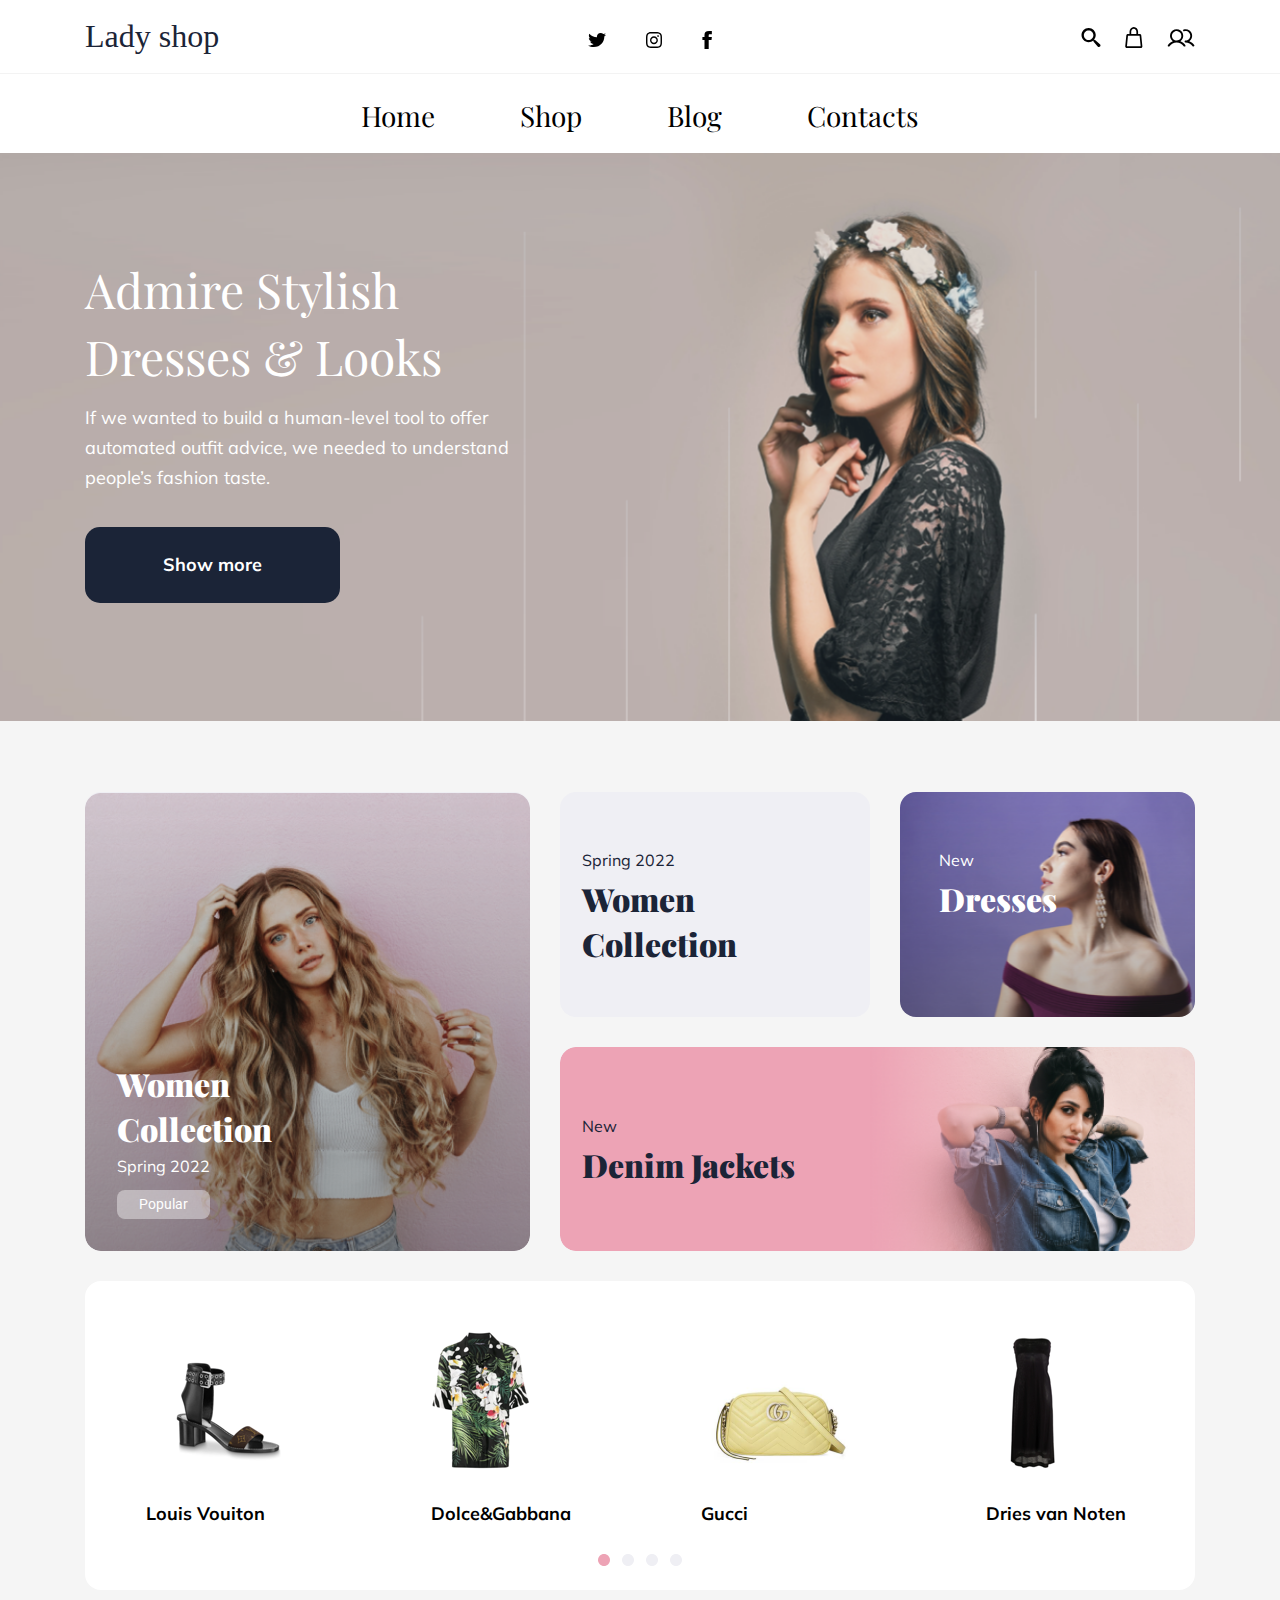
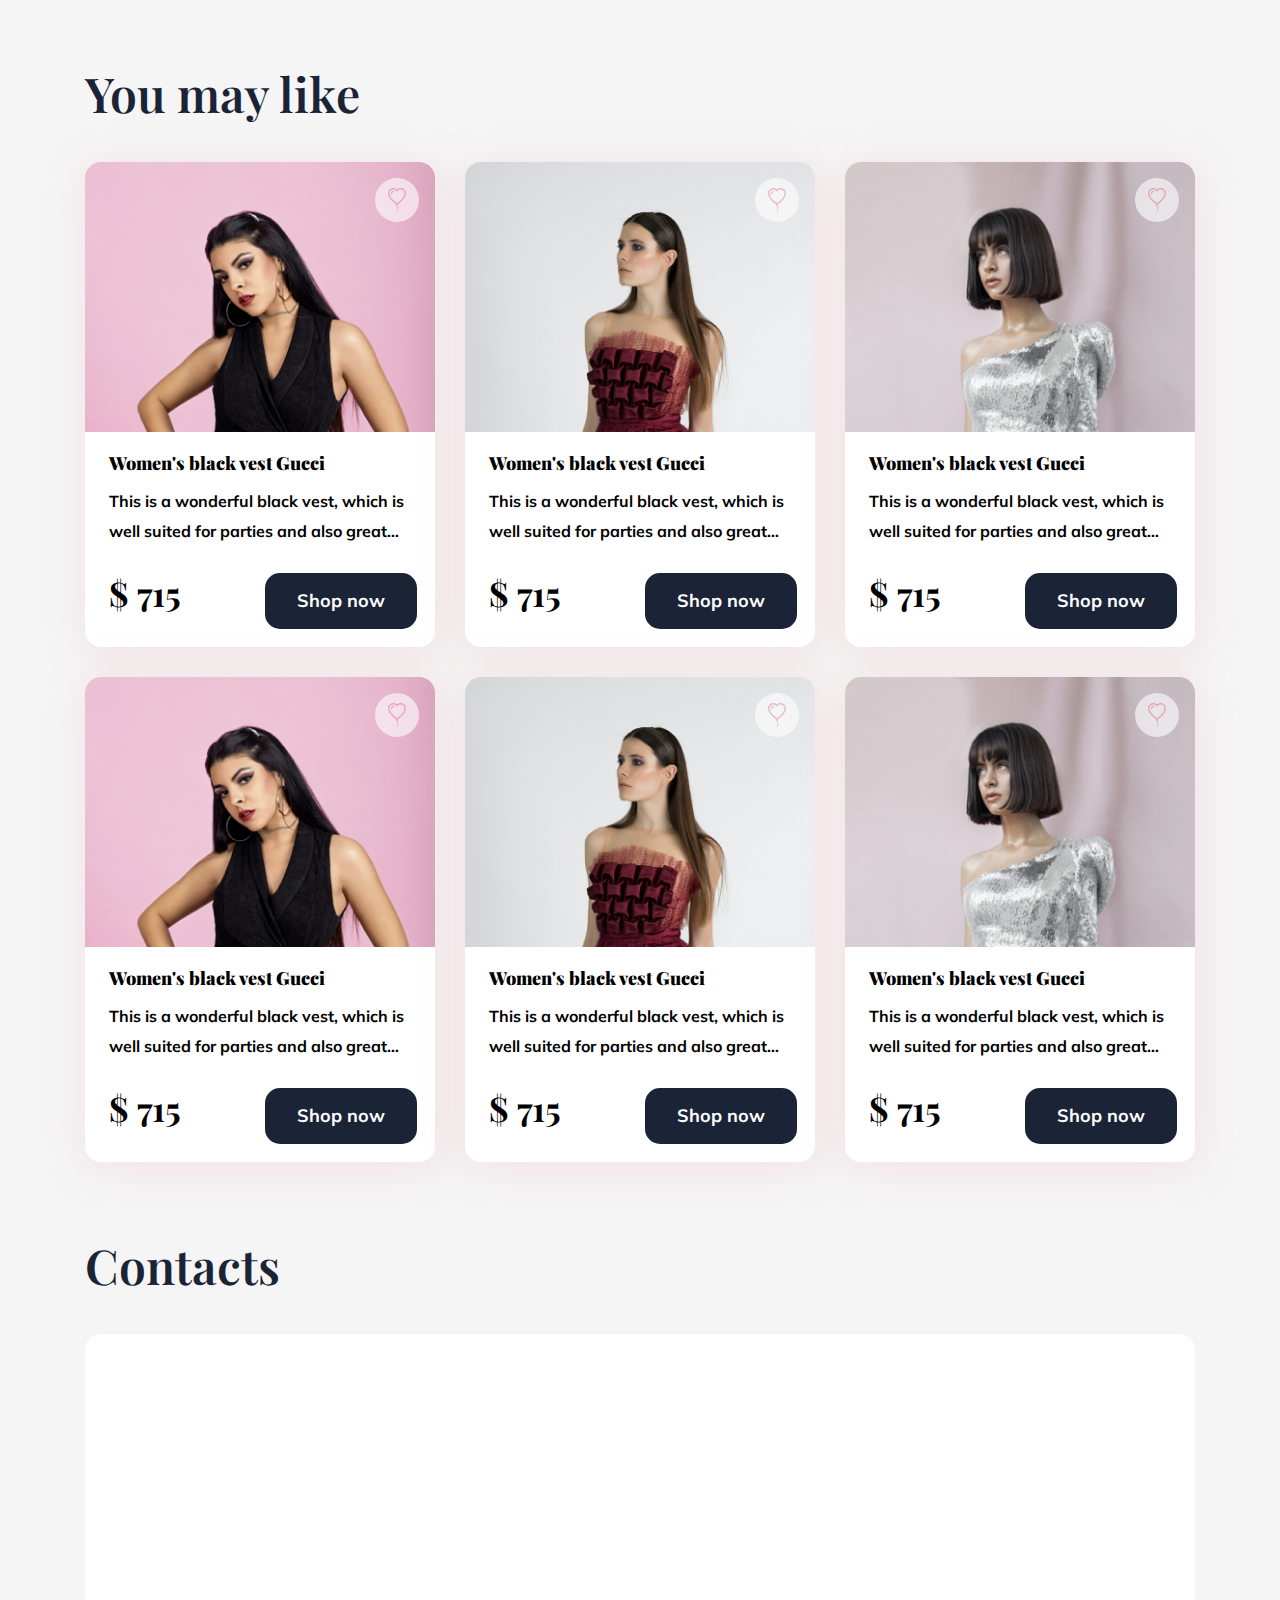
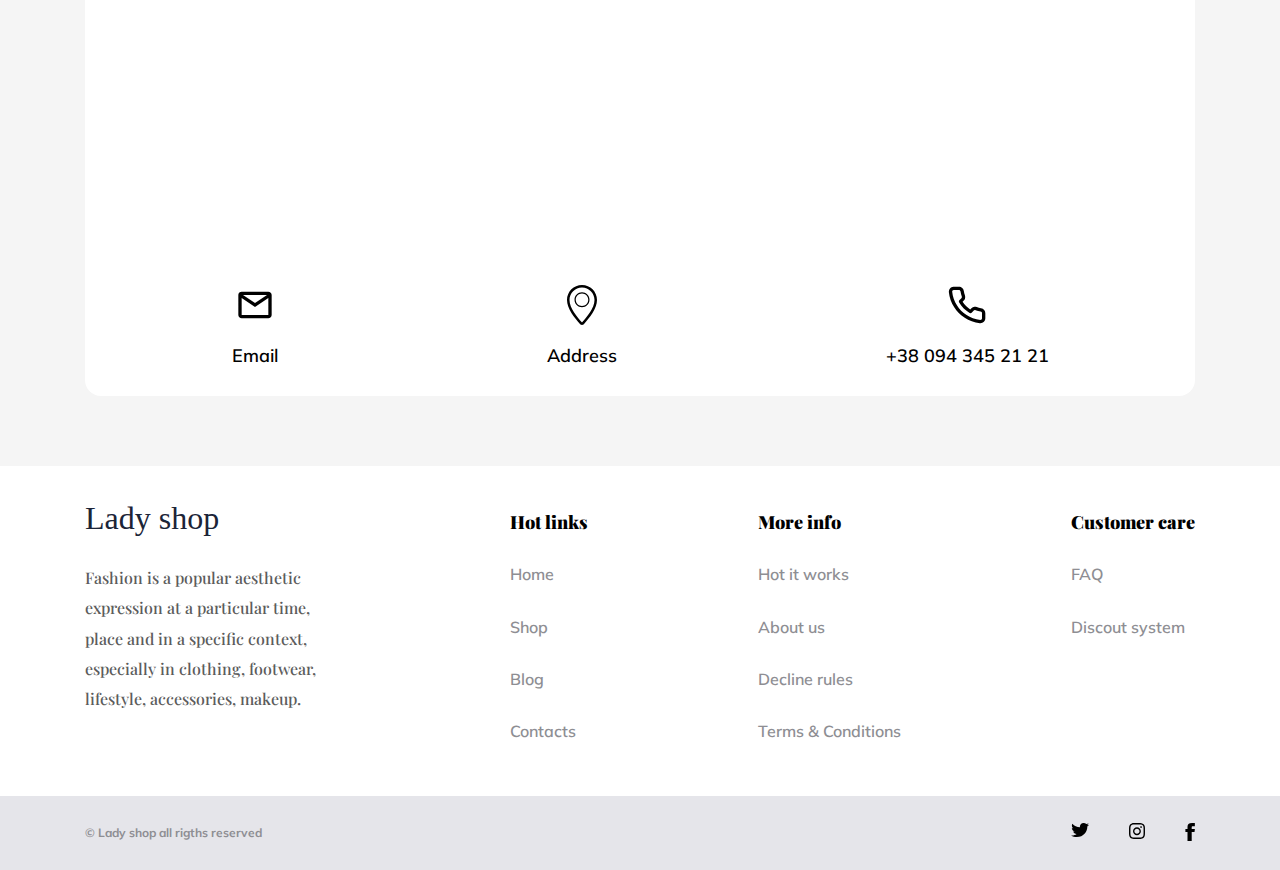
<file: homework07/index.html>
<!DOCTYPE html>
<html lang="en">
<head>
    <meta charset="UTF-8">
    <meta http-equiv="X-UA-Compatible" content="IE=edge">
    <meta name="viewport" content="width=device-width, initial-scale=1.0">
    <title>LadyShop</title>
    <link rel="preconnect" href="https://fonts.googleapis.com">
    <link rel="preconnect" href="https://fonts.gstatic.com" crossorigin>
    <link
        href="https://fonts.googleapis.com/css2?family=Mulish:wght@400;600;700&family=Playfair+Display:wght@400;500;600;700;900&family=Roboto&family=Rochester&display=swap"
        rel="stylesheet">
    <link rel="icon" type="image/png" sizes="16x16" href="./img/favicon.png">
    <link rel="stylesheet" href="./styles.css">
</head>
<body>
    <header>
        <div class="header-main container">
            <a href="#" class="header-logo link">Lady shop</a>
            <div class="header-soc">
                <ul class="list header-soc-list">
                    <li class="header-soc-item">
                        <a href="#" class="link header-soc-link">
                            <svg class="header-soc-icon" width="18" height="14">
                                <use href="./img/symbol-defs.svg#icon-twitter">
                                </use>
                            </svg>
                        </a>
                    </li>
                    <li class="header-soc-item">
                        <a href="#" class="link header-soc-link">
                            <svg class="header-soc-icon" width="16" height="16">
                                <use href="./img/symbol-defs.svg#icon-instagram">
                                </use>
                            </svg>
                        </a>
                    </li>
                    <li class="header-soc-item">
                        <a href="#" class="link header-soc-link">
                            <svg class="header-soc-icon" width="10" height="18">
                                <use href="./img/symbol-defs.svg#icon-facebook">
                                </use>
                            </svg>
                        </a>
                    </li>
                </ul>   
            </div>
            <div>
                <ul class="list header-user-list">
                    <li>
                        <a href="#" class="link header-user-link">
                            <svg class="header-user-section-icon" width="20" height="19">
                                <use href="./img/symbol-defs.svg#icon-search">
                                </use>
                            </svg>
                        </a>
                    </li>
                    <li>
                        <a href="#" class="link header-user-link">
                            <svg class="header-user-section-icon" width="18" height="21">
                                <use href="./img/symbol-defs.svg#icon-cart">
                                </use>
                            </svg>
                        </a>
                    </li>
                    <li>
                        <a href="#" class="link header-user-link">
                            <svg class="header-user-section-icon" width="28" height="28">
                                <use href="./img/symbol-defs.svg#icon-users">
                                </use>
                            </svg>
                        </a>
                    </li>
                </ul>
            </div>
        </div>
        <div class="header-line"></div>
        <nav class="header-navigation container">
            <ul class="list header-nav-list">
                <li>
                    <a href="#" class="link header-nav-link">Home</a>
                </li>
                <li>
                    <a href="#" class="link header-nav-link">Shop</a>
                </li>
                <li>
                    <a href="#" class="link header-nav-link">Blog</a>
                </li>
                <li>
                    <a href="#" class="link header-nav-link">Contacts</a>
                </li>
            </ul>
        </nav>
    </header>

    <main class="hero">
        <div class="container">
            <h1 class="main-title">Admire Stylish Dresses & Looks</h1>
            <p class="main-text">If we wanted to build a human-level tool to offer automated outfit advice, we needed to understand people’s fashion taste.</p>
            <button class="hero-btn">Show more</button>
        </div>
    </main>

    <section class="collections container">
        <div class="collections-popular">
            <h2 class="collections-title light">Women Collection</h2>
            <p class="collections-text light">Spring 2022</p>
            <button class="collections-btn">Popular</button>
        </div>
        <div class="collections-spring">
            <p class="collections-text dark">Spring 2022</p>
            <h2 class="collections-title dark">Women Collection</h2>
        </div>
        <div class="collections-dresses">
            <p class="collections-text light">New</p>
            <h2 class="collections-title light">Dresses</h2>
        </div>
        <div class="collections-jackets">
            <p class="collections-text dark">New</p>
            <h2 class="collections-title dark">Denim Jackets</h2>
        </div>
    </section>

    <section class="slider container">
        <div class="photo-container">
            <div class="slider-card">
                <img src="./img/slider1.png" alt="Black shoes">
                <p class="slider-text">Louis Vouiton</p>
            </div>
            <div class="slider-card">
                <img src="./img/slider2.png" alt="Dress">
                <p class="slider-text">Dolce&Gabbana</p>
            </div>
            <div class="slider-card">
                <img src="./img/slider3.png" alt="Clutch">
                <p class="slider-text">Gucci</p>
            </div>
            <div class="slider-card">
                <img src="./img/slider4.png" alt="Black dress">
                <p class="slider-text">Dries van Noten</p>
            </div>
        </div>
        <a href="#" class="link">
            <svg class="slider-icon" width="84" height="12">
                <use href="./img/symbol-defs.svg#icon-dots">
                </use>
            </svg>
        </a>
    </section>

    <section class="container shopping">
        <h2 class="shopping-title">You may like</h2>
        <div class="shopping-container">
            <div class="shopping-card">
                <div class="shopping-favorite">
                    <a class="favorite-link link" href="#">
                        <svg class="favorite-icon" width="24" height="24">
                            <use href="./img/symbol-defs.svg#icon-balloon-heart">
                            </use>
                        </svg>
                    </a>
                </div>
                <img src="./img/Black-dress.png" alt="Black dress" width="350">
                <div class="card-info-main">
                    <h3 class="shopping-card-name">Women's black vest Gucci</h3>
                    <p class="shopping-card-description">This is a wonderful black vest, which is well suited for parties and also great…</p>
                </div>
                <div class="shopping-customer-info">
                    <p class="shopping-card-price">$ 715</p>
                    <button class="shopping-btn">Shop now</button>
                </div>
            </div>
            <div class="shopping-card">
                <div class="shopping-favorite">
                    <a class="favorite-link link" href="#">
                        <svg class="favorite-icon" width="24" height="24">
                            <use href="./img/symbol-defs.svg#icon-balloon-heart">
                            </use>
                        </svg>
                    </a>
                </div>
                <img src="./img/Red-dress.png" alt="Red dress" width="350">
                <div class="card-info-main">
                    <h3 class="shopping-card-name">Women's black vest Gucci</h3>
                    <p class="shopping-card-description">This is a wonderful black vest, which is well suited for parties and also
                        great…</p>
                </div>
                <div class="shopping-customer-info">
                    <p class="shopping-card-price">$ 715</p>
                    <button class="shopping-btn">Shop now</button>
                </div>
            </div>
            <div class="shopping-card">
                <div class="shopping-favorite">
                    <a class="favorite-link link" href="#">
                        <svg class="favorite-icon" width="24" height="24">
                            <use href="./img/symbol-defs.svg#icon-balloon-heart">
                            </use>
                        </svg>
                    </a>
                </div>
                <img src="./img/Silver-dress.png" alt="Silver dress" width="350">
                <div class="card-info-main">
                    <h3 class="shopping-card-name">Women's black vest Gucci</h3>
                    <p class="shopping-card-description">This is a wonderful black vest, which is well suited for parties and also
                        great…</p>
                </div>
                <div class="shopping-customer-info">
                    <p class="shopping-card-price">$ 715</p>
                    <button class="shopping-btn">Shop now</button>
                </div>
            </div>
            <div class="shopping-card">
                <div class="shopping-favorite">
                    <a class="favorite-link link" href="#">
                        <svg class="favorite-icon" width="24" height="24">
                            <use href="./img/symbol-defs.svg#icon-balloon-heart">
                            </use>
                        </svg>
                    </a>
                </div>
                <img src="./img/Black-dress.png" alt="Black dress" width="350">
                <div class="card-info-main">
                    <h3 class="shopping-card-name">Women's black vest Gucci</h3>
                    <p class="shopping-card-description">This is a wonderful black vest, which is well suited for parties and also
                        great…</p>
                </div>
                <div class="shopping-customer-info">
                    <p class="shopping-card-price">$ 715</p>
                    <button class="shopping-btn">Shop now</button>
                </div>
            </div>
            <div class="shopping-card">
                <div class="shopping-favorite">
                    <a class="favorite-link link" href="#">
                        <svg class="favorite-icon" width="24" height="24">
                            <use href="./img/symbol-defs.svg#icon-balloon-heart">
                            </use>
                        </svg>
                    </a>
                </div>
                <img src="./img/Red-dress.png" alt="Red dress" width="350">
                <div class="card-info-main">
                    <h3 class="shopping-card-name">Women's black vest Gucci</h3>
                    <p class="shopping-card-description">This is a wonderful black vest, which is well suited for parties and also
                        great…</p>
                </div>
                <div class="shopping-customer-info">
                    <p class="shopping-card-price">$ 715</p>
                    <button class="shopping-btn">Shop now</button>
                </div>
            </div>
            <div class="shopping-card">
                <div class="shopping-favorite">
                    <a class="favorite-link link" href="#">
                        <svg class="favorite-icon" width="24" height="24">
                            <use href="./img/symbol-defs.svg#icon-balloon-heart">
                            </use>
                        </svg>
                    </a>
                </div>
                <img src="./img/Silver-dress.png" alt="Silver dress" width="350">
                <div class="card-info-main">
                    <h3 class="shopping-card-name">Women's black vest Gucci</h3>
                    <p class="shopping-card-description">This is a wonderful black vest, which is well suited for parties and also
                        great…</p>
                </div>
                <div class="shopping-customer-info">
                    <p class="shopping-card-price">$ 715</p>
                    <button class="shopping-btn">Shop now</button>
                </div>
            </div>
        </div>
    </section>

    <section class="contacts container">
        <h2 class="contacts-title">Contacts</h2>
        <div class="contacts-menu">
            <iframe
                src="https://www.google.com/maps/embed?pb=!1m17!1m12!1m3!1d100970.09035444488!2d-122.49237347330603!3d37.735746067062294!2m3!1f0!2f0!3f0!3m2!1i1024!2i768!4f13.1!3m2!1m1!2zMzfCsDQ0JzE4LjUiTiAxMjLCsDI4JzI1LjAiVw!5e0!3m2!1suk!2sua!4v1681051277956!5m2!1suk!2sua"
                width="100%" height="511" style="border:0;" allowfullscreen="" loading="lazy"
                referrerpolicy="no-referrer-when-downgrade" class="contacts-map">
            </iframe>
            <ul class="list contacts-list">
                <li class="contacts-item">
                    <a href="#" class="link contacts-link">
                        <svg class="contacts-icon" width="40" height="40">
                            <use href="./img/symbol-defs.svg#icon-mail">
                            </use>
                        </svg>Email
                        
                    </a>
                </li>
                <li class="contacts-item">
                    <a href="#" class="link contacts-link">
                        <svg class="contacts-icon" width="40" height="40">
                            <use href="./img/symbol-defs.svg#icon-location">
                            </use>
                        </svg>Address
                        
                    </a>
                </li>
                <li class="contacts-item">
                    <a href="#" class="link contacts-link">
                        <svg class="contacts-icon" width="40" height="40">
                            <use href="./img/symbol-defs.svg#icon-phone">
                            </use>
                        </svg>+38 094 345 21 21
                        
                    </a>
                </li>
            </ul>
        </div>
    </section>

    <footer>
        <div class="footer-info">
            <div class="container footer-info-group">
                <div>
                    <a href="#" class="footer-logo link">Lady shop</a>
                    <p class="footer-info-text">Fashion is a popular
                    aesthetic expression at a particular time, place and in a specific context, especially in clothing, footwear, lifestyle,
                    accessories, makeup.
                    </p>
                </div>
                <div>
                    <h2 class="footer-info-title">Hot links</h2>
                    <ul class="list footer-info-list">
                        <li class="footer-info-item">
                            <a href="#" class="link footer-info-link">Home</a>
                        </li>
                        <li class="footer-info-item">
                            <a href="#" class="link footer-info-link">Shop</a>
                        </li>
                        <li class="footer-info-item">
                            <a href="#" class="link footer-info-link">Blog</a>
                        </li>
                        <li class="footer-info-item">
                            <a href="#" class="link footer-info-link">Contacts</a>
                        </li>
                    </ul>
                </div>
                <div>
                    <h2 class="footer-info-title">More info</h2>
                    <ul class="list footer-info-list">
                        <li class="footer-info-item">
                            <a href="#" class="link footer-info-link">Hot it works</a>
                        </li>
                        <li class="footer-info-item">
                            <a href="#" class="link footer-info-link">About us</a>
                        </li>
                        <li class="footer-info-item">
                            <a href="#" class="link footer-info-link">Decline rules</a>
                        </li>
                        <li class="footer-info-item">
                            <a href="#" class="link footer-info-link">Terms & Conditions</a>
                        </li>
                    </ul>
                </div>
                <div>
                    <h2 class="footer-info-title">Customer care</h2>
                    <ul class="list footer-info-list">
                        <li class="footer-info-item">
                            <a href="#" class="link footer-info-link">FAQ</a>
                        </li>
                        <li class="footer-info-item">
                            <a href="#" class="link footer-info-link">Discout system</a>
                        </li>
                    </ul>
                </div>
            </div>
        </div>
        <div class="footer-copyright">
            <div class="container footer-copyright-group">
                <p class="footer-copyright-text">© Lady shop all rigths reserved</p>
                <ul class="list footer-soc-list">
                    <li>
                        <a href="#" class="link footer-soc-link">
                            <svg class="footer-soc-icon" width="18" height="14">
                                <use href="./img/symbol-defs.svg#icon-twitter">
                                </use>
                            </svg>
                        </a>
                    </li>
                    <li>
                        <a href="#" class="link footer-soc-link">
                            <svg class="footer-soc-icon" width="16" height="16">
                                <use href="./img/symbol-defs.svg#icon-instagram">
                                </use>
                            </svg>
                        </a>
                    </li>
                    <li>
                        <a href="#" class="link footer-soc-link">
                            <svg class="footer-soc-icon" width="10" height="18">
                                <use href="./img/symbol-defs.svg#icon-facebook">
                                </use>
                            </svg>
                        </a>
                    </li>
                </ul>
            </div>
        </div>
    </footer>
</body>
</html>
</file>
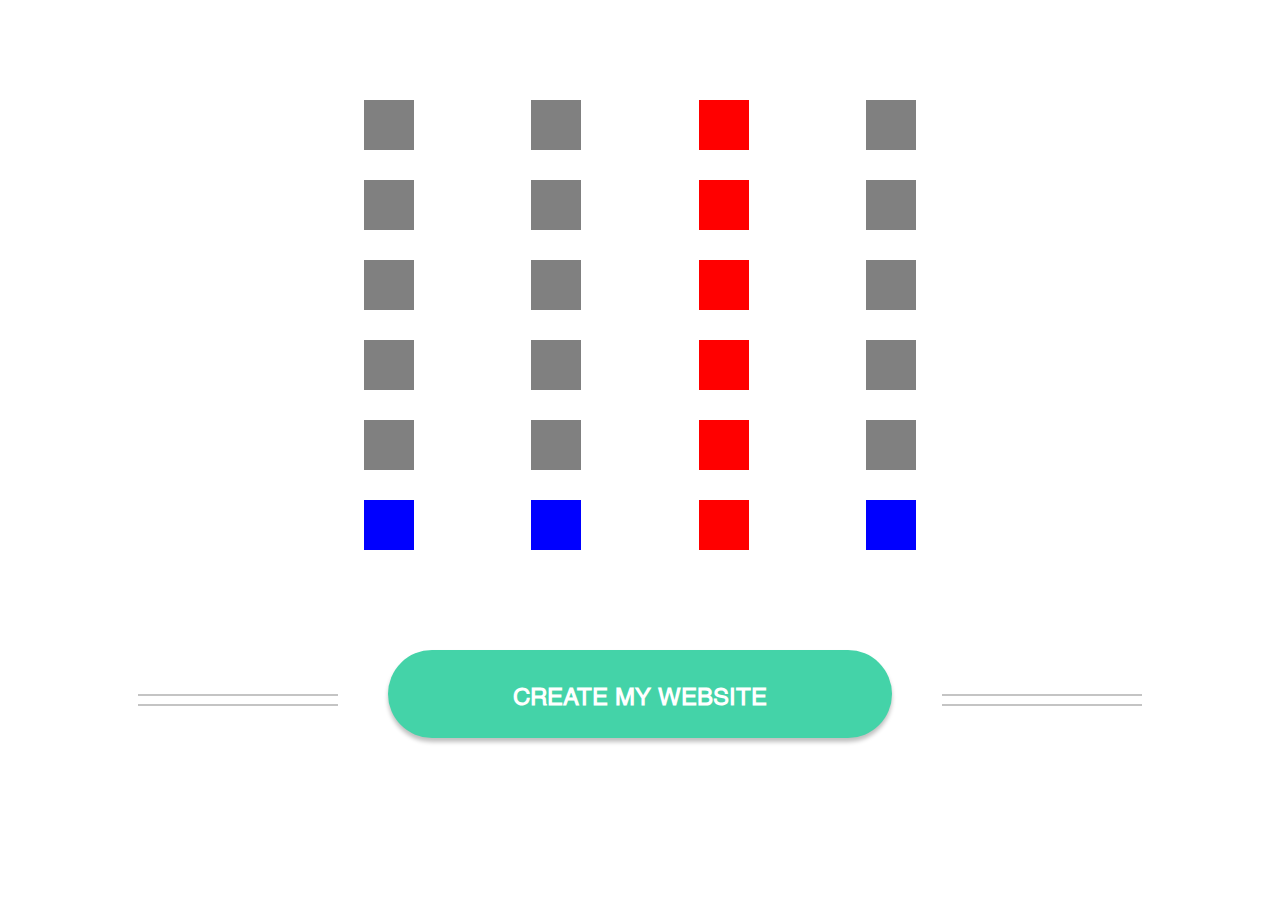
<file: homework08/index.html>
<!DOCTYPE html>
<html lang="en">
<head>
    <meta charset="UTF-8">
    <meta http-equiv="X-UA-Compatible" content="IE=edge">
    <meta name="viewport" content="width=device-width, initial-scale=1.0">
    <title>Document</title>
    <link rel="stylesheet" href="./styles.css">
</head>
<body>
    <div class="blocks-container">
        <div class="blocks"></div>
        <div class="blocks"></div>
        <div class="blocks"></div>
        <div class="blocks"></div>
        <div class="blocks"></div>
        <div class="blocks"></div>
        <div class="blocks"></div>
        <div class="blocks"></div>
        <div class="blocks"></div>
        <div class="blocks"></div>
        <div class="blocks"></div>
        <div class="blocks"></div>
        <div class="blocks"></div>
        <div class="blocks"></div>
        <div class="blocks"></div>
        <div class="blocks"></div>
        <div class="blocks"></div>
        <div class="blocks"></div>
        <div class="blocks"></div>
        <div class="blocks"></div>
        <div class="blocks"></div>
        <div class="blocks"></div>
        <div class="blocks"></div>
        <div class="blocks"></div>
    </div>
    <button>CREATE MY WEBSITE</button>
</body>
</html>
</file>
<file: homework02/styles.css>
body {
    background: rgb(238, 222, 222);
}

.container {
    margin: 0 auto;
    width: 1200px;
    padding: 0 60px;
}

.main-title {
    font-family: 'Dancing Script', cursive;
    font-size: 50px;
    text-align: center;
}

.subtitle {
    text-align: center;
}

.center-img {
    display: block;
    margin: 0 auto;
}

.list-name {
    font-family: 'Roboto Mono', monospace;
}
</file>
<file: homework04/styles.css>
:root {
    --main-color: #FFFFFF;
    --second-color: #000000;
    --accent-color: #ED4C5C;
    --footer-color: #FAFAFA;
    --body-color: #ffffff;
    
}

p,
h1,
h2,
h3,
h4,
h5,
h6 {
    margin: 0;
}

ul,
ol {
    margin: 0;
    padding-left: 0;
}

.container {
    width: 1100px;
    /* padding-left: 15px;
    padding-right: 15px; */
    margin: 0 auto;
}

img {
    display: block;
    max-width: 100%;
    height: auto;
}

body {
    font-family: 'Lato', sans-serif;
    color: #000000;
    
}

.list {
    list-style: none;
}

.link {
    text-decoration: none;
}

button {
    border: none;
    cursor: pointer;
}

/* Header */

.header {
    background-color: var(--accent-color);
    padding-top: 95px;
    padding-bottom: 95px;
}

.header-container {
    display: flex;
    gap: 125px;
}

.header-title {
    width: 445px;
    font-weight: 700;
    font-size: 36px;
    line-height: 1.19;
    color: var(--main-color);
    margin-bottom: 40px;
}

.header-text {
    width: 445px;
    font-weight: 400;
    font-size: 14px;
    line-height: 1.4;
    color: var(--main-color);
    margin-bottom: 24px;
}

.header-list {
    display: flex;
    gap: 23px;
}

.header-icon {
    fill: #FFFFFF;
    }

.header-icon:hover {
    fill: black;
}

.slider {
    display: flex;
    align-items: center;
    position: relative;
}

.main-picture {
    width: 445px;
    position: absolute;
    z-index: 1;
}

.second-picture {
    width: 383px;
    position: relative;
    left: -45px;
    z-index: 0;
}

.third-picture {
    width: 383px;
    position: relative;
    z-index: 0;
    right: 275px;
}

/* Contacts */

.contacts {
    padding-top: 117px;
    padding-bottom: 123px;
}

.contacts-container {
    display: flex;
    gap: 114px;
}

/* .contacts-text-container {
    max-width: 445px;
} */

.contacts-main {
    font-weight: 700;
    font-size: 36px;
    line-height: 1.19;
    margin-bottom: 42px;
}

.contacts-text {
    font-weight: 400;
    font-size: 14px;
    line-height: 1.4;
    width: 434px;
}

.name-form {
    display: flex;
    gap: 30px;
    margin-bottom: 24px;
}

#name, #surname {
    width: 255px;
    height: 60px;
    border: 1px solid #333333;
    border-radius: 6px;
}

.contacts-service {
    display: flex;
    flex-direction: column;
    gap: 24px;

}

#tel, #sel {
    width: 540px;
    height: 60px;
    border: 1px solid #333333;
    border-radius: 6px;
}

input, select {
    box-sizing: border-box;
    padding-left: 31px;
}

select {
    padding-right: 23px;
    font-weight: 400;
    font-size: 16px;
    line-height: 1.19;
    color: rgba(19, 39, 67, 0.5);
    background-color: transparent;
    appearance: none;
    background: url(./images/ChevronDown.svg) no-repeat right;
    background-position-x: calc(100% - 20px);
}

#name::placeholder,
#surname::placeholder,
#tel::placeholder {
    font-weight: 400;
    font-size: 16px;
    line-height: 1.19;
    color: rgba(19, 39, 67, 0.5);
}

.contacts-btn {
    font-family: inherit;
    font-weight: 400;
    font-size: 14px;
    line-height: 1.21;
    text-transform: uppercase;
    color: var(--main-color);
    width: 160px;
    height: 50px;
    background: var(--accent-color);
    filter: drop-shadow(0px 4px 4px rgba(0, 0, 0, 0.25));
    border-radius: 6px;
    margin-top: 27px;
}

/* Footer */

.footer {
    background-color: var(--footer-color);
    padding-top: 85px;
    padding-bottom: 85px;
}

.footer-container {
    display: flex;
}

.footer-adress {
    margin-right: 105px;
}

.footer-services {
    margin-right: 175px;
}

.footer-contacts {
    margin-right: 160px;
}

.footer-main {
    font-weight: 700;
    font-size: 18px;
    line-height: 1.22;
    color: #101010;
    margin-bottom: 33px;
}

.footer-adress-list {
    margin-bottom: 135px;
}

.footer-adress-item {
    font-weight: 400;
    font-size: 12px;
    line-height: 1.5;
    color: #101010;
}

.footer-copyright {
    font-weight: 400;
    font-size: 12px;
    line-height: 1.17;
    color: #101010;
}

.footer-services-item {
    font-weight: 400;
    font-size: 12px;
    line-height: 1.6;
}

.footer-contacts-list {
    margin-bottom: 20px;
}

.footer-contacts-item:first-child {
    margin-bottom: 11px;
}

.footer-mail {
    font-weight: 400;
    font-size: 12px;
    line-height: 1.17;
    color: #101010;
}

.footer-tel {
    font-weight: 400;
    font-size: 12px;
    line-height: 1.17;
    color: #121212;
}

.footer-soc-list {
    display: flex;
    gap: 12px;
}

.footer-icon:hover {
    fill: var(--accent-color);
}
</file>
<file: homework05/styles.css>
body {
    background-color: rgb(32, 31, 31);
    padding: 100px;
    color: beige;

}

table {
    width: 1000px;
    border-radius: 5px;
    border-spacing: 0;
    border: 2px solid rgb(116, 111, 116);
    margin-bottom: 50px;
}

table tr th {
    text-align: left;
    width: 49%;
    padding-left: 20px;
    padding-right: 20px;
    color: aliceblue;
}

td {
    border-top: 1px solid rgb(116, 111, 116);
    padding-left: 20px;
    padding-right: 20px;
}

table tr {
    height: 40px;
}

.period {
    color: rgb(107, 110, 112);
}

.name-icon {
    fill: antiquewhite;
    display: inline-block;
    vertical-align: inherit;
    cursor: pointer;
}

.dots-icon {
    fill: rgb(107, 110, 112);
    display: inline-block;
    vertical-align: inherit;
    cursor: pointer;
}

.search-icon {
    fill: rgb(107, 110, 112);
    position: absolute;
    top: 50%;
    transform: translateY(-50%);
    left: 5px;
}

.input-wrap {
    position: relative;
}

.icon-drawer {
    fill: rgb(108, 179, 238);
    display: inline-block;
    cursor: pointer;
    margin-right: 5px;
}

.search {
    background-color: rgb(59, 58, 58);
    border: none;
    height: 30px;
    border-radius: 5px;
    width: 150px;
    position: relative;
    padding-left: 25px;
    color: rgb(148, 153, 156);
}

.search::placeholder {
    margin-left: 10px;
    color: rgb(148, 153, 156);
}

.last {
    text-align: right;
}

.table3 {
    width: 35%;
}
</file>
<file: homework06/styles.css>
:root {
    --main-font-color: #4B5D68;
    --title-color: #212353;
    --accent-color: #9C69E2;
    --body-color: #ffffff;

}

@font-face {
    font-family: Avenir-Heavy;
    src: url(../homework06/fonts/Avenir\ Heavy.ttf);
}

@font-face {
    font-family: Avenir-Medium;
    src: url(../homework06/fonts/Avenir\ Regular.ttf);
}

@font-face {
    font-family: Helvetica-Bold;
    src: url(../homework06/fonts/Helvetica-Bold.ttf);
}

@font-face {
    font-family: Helvetica-Regular;
    src: url(../homework06/fonts/Helvetica\ Roman.ttf);
}

p,
h1,
h2,
h3,
h4,
h5,
h6 {
    margin: 0;
}

ul,
ol {
    margin: 0;
    padding-left: 0;
}

.container {
    width: 1100px;
    margin: 0 auto;
}

img {
    display: block;
    max-width: 100%;
    /* height: auto; */
}

body {
    color: var(--main-font-color);
    background: linear-gradient(180deg, #F6FAFD 0%, #FFFFFF 19.4%);

}

.list {
    list-style: none;
}

.link {
    text-decoration: none;
}

button {
    border: none;
    cursor: pointer;
}

/* Header */

.header-container {
    display: flex;
    padding-top: 50px;
    justify-content: space-between;
    margin-bottom: 130px;
}

.nav {
    display: flex;
    align-items: center;
}

.header-logo-link {
    margin-right: 121px;
}

.header-nav-list {
    display: flex;
    gap: 40px;
}

.header-nav-link {
    font-family: 'Avenir-Medium', serif;
    font-weight: 500;
    font-size: 16px;
    line-height: 1.6;
    color: #4B5D68;
}

.header-nav-link.current {
    font-family: 'Avenir-Heavy', serif;
    color: #212353;
}

.btn-demo {
    margin-right: 0;
    width: 210px;
    height: 60px;
    background: #FFFFFF;
    box-shadow: 0px 5px 5px rgba(75, 93, 104, 0.1);
    border-radius: 50px;
    font-family: 'Avenir-Heavy', serif;
    font-size: 16px;
    line-height: 1.6;
    letter-spacing: 0.005em;
    color: var(--title-color);
    gap: 20px;
    display: flex;
    align-items: center;
    justify-content: center;
}

.btn-demo:hover {
    color: var(--accent-color);
}

.header-btn-svg {
    fill: var(--accent-color);
}

/* Main */

.main {
    position: relative;
    margin-bottom: 200px;
}

.main-title {
    font-family: 'Helvetica-Bold', serif;
    font-weight: 700;
    font-size: 80px;
    line-height: 1.1;
    color: var(--title-color);
    max-width: 645px;
    margin-bottom: 50px;
}

.main-text {
    font-family: 'Avenir-Medium', serif;
    font-weight: 400;
    font-size: 18px;
    line-height: 1.6;
    color: var(--main-font-color);
    max-width: 380px;
    margin-bottom: 50px;
}

.main-btn {
    width: 170px;
    height: 60px;
    background: #9C69E2;
    border-radius: 50px;
    font-family: 'Avenir-Heavy', serif;
    font-weight: 500;
    font-size: 18px;
    line-height: 1.6;
    color: #FFFFFF;
}

.main-btn:hover {
    background: #7e44cf;
}

.main-image {
    position: absolute;
    right: -120px;
        bottom: -90px;
        z-index: 1;
}

/* About */

.about {
    margin-bottom: 150px;
}

.about-section {
    width: 1117px;
    background: rgba(240, 99, 184, 0.15);
    border-radius: 50px;
    display: flex;
    gap: 62px;
    align-items: center;
    margin: 0 auto;
}

.about-title {
    font-family: 'Helvetica-Bold', serif;
    font-weight: 500;
    font-size: 40px;
    line-height: 1.3;
    color: var(--title-color);
    margin-bottom: 40px;
    max-width: 480px;
}

.about-text {
    font-family: 'Avenir-Medium', serif;
    font-weight: 400;
    font-size: 18px;
    line-height: 1.6;
    color: var(--main-font-color);
    max-width: 480px;
}

/* Features */

.features {
    margin-bottom: 60px;
}


.features-title {
    font-family: 'Helvetica-Bold', serif;
    font-weight: 500;
    font-size: 40px;
    line-height: 1.3;
    color: var(--title-color);
    margin-bottom: 50px;
    text-align: center;
}

.features-text {
    font-family: 'Avenir-Medium', serif;
    font-weight: 400;
    font-size: 18px;
    line-height: 1.6;
    color: var(--main-font-color);
    margin: 0 auto;
    text-align: center;
    max-width: 585px;
}

.features-list {
    display: flex;
    flex-wrap: wrap;
    gap: 20px;
    margin-top: 150px;
}

.features-item {
    display: flex;
    width: 540px;
    gap: 30px;
    margin-bottom: 105px;
    align-items: center;
}

.features-item-title {
    margin-bottom: 20px;
    font-family: 'Helvetica-Regular', serif;
    font-weight: 300;
    font-size: 24px;
    line-height: 1.3;
    color: var(--title-color);
}

.features-item-text {
    font-family: 'Avenir-Medium', serif;
    font-weight: 200;
    font-size: 16px;
    line-height: 1.6;
    color: var(--main-font-color);
    margin-bottom: 20px;
    height: 160px;
    width: 220px;
}

.features-link {
    display: flex;
    gap: 20px;
    align-items: center;
    font-family: 'Avenir-Heavy', serif;
    font-weight: 400;
    font-size: 16px;
    line-height: 1.6;
    letter-spacing: 0.005em;
    color: var(--title-color);
}

.features-link:hover {
    color: var(--accent-color);
}

/* Testimonials */

.testimonials {
    margin-bottom: 150px;
}

.testimonials-container {
    width: 1118px;
    background: #9C69E2;
    border-radius: 50px;
    box-sizing: border-box;
    padding: 109px 76px 60px 93px;
}

.testimonials-container-personal {
    width: 949px;
    background: #FFFFFF;
    box-shadow: 0px 20px 0px rgba(97, 63, 145, 0.3);
    border-radius: 20px;
    display: flex;
    gap: 45px;
    padding-top: 60px;
    padding-bottom: 90px;
    box-sizing: border-box;
    padding-left: 102px;
    margin-bottom: 60px;
}

.testimonials-title {
    font-family: 'Helvetica-Bold', serif;
    font-weight: 500;
    font-size: 40px;
    line-height: 1.3;
    color: #FFFFFF;
    margin-bottom: 88px;
}

.testimonials-person-name {
    font-family: 'Avenir-Heavy', serif;
    font-weight: 400;
    font-size: 18px;
    line-height: 1.6;
    letter-spacing: 0.005em;
    color: var(--title-color);
    padding-top: 20px;
}

.testimonials-person-link {
    font-family: 'Avenir-Medium', serif;
    font-weight: 200;
    font-size: 14px;
    line-height: 1.6;
    letter-spacing: 0.01em;
    color: var(--accent-color);
    margin-bottom: 20px;
}

.testimonials-text {
    font-family: 'Avenir-Medium', serif;
    font-weight: 200;
    font-size: 18px;
    line-height: 1.8;
    color: var(--main-font-color);
    width: 565px;
}

.testimonials-image-container {
    display: flex;
    justify-content: space-between;
}

.testimonials-arrows {
    display: flex;
    gap: 20px;
}

/* Footer */

footer {
    padding-top: 100px;
    padding-bottom: 100px;
    border-top: 2px solid #dbd1e9;
}

.footer-main-container {
    display: flex;
    align-items: center;
    justify-content: space-between;
    margin-bottom: 150px;
}

.footer-title {
    font-family: 'Helvetica-Bold', serif;
    font-weight: 500;
    font-size: 40px;
    line-height: 1.3;
    color: var(--title-color);
    margin-bottom: 20px;
}

.footer-subtitle-text {
    font-family: 'Avenir-Medium', serif;
    font-weight: 400;
    font-size: 18px;
    line-height: 1.6;
    color: var(--main-font-color);
}

.footer-main-btns {
    display: flex;
    gap: 30px;
}

.btn-more {
    width: 170px;
    height: 60px;
    background: #F063B8;
    border-radius: 50px;
    font-family: 'Avenir-Heavy', serif;
    font-weight: 500;
    font-size: 18px;
    line-height: 1.6;
    color: #FFFFFF;
}

.btn-more:hover {
    background: #e750ab;
}

.footer-subcontainer {
    display: flex;
    justify-content: space-between;
}

.footer-logo {
    display: inline;
    margin-right: 20px;
}

.footer-logo-link {
    font-family: 'Avenir-Heavy', serif;
    font-weight: 500;
    font-size: 20px;
    line-height: 1.6;
    color: var(--title-color);
    align-items: center;
    display: flex;

}

.footer-adress {
    margin-top: 67px;
    font-family: 'Avenir-Medium', serif;
    font-weight: 400;
    font-size: 16px;
    line-height: 1.8;
    letter-spacing: 0.01em;
    color: var(--title-color);
    margin-bottom: 10px;
}

.footer-mail, 
.footer-tel {
    display: block;
    font-family: 'Avenir-Medium', serif;
    font-weight: 100;
    font-size: 16px;
    line-height: 1.8;
    letter-spacing: 0.01em;
    color: var(--main-font-color);
}

.footer-tel {
    margin-bottom: 118px;
}

.footer-copyright {
    font-family: 'Avenir-Medium', serif;
    font-weight: 100;
    font-size: 12px;
    line-height: 1.8;
    letter-spacing: 0.01em;
    color: var(--main-font-color);
}

.footer-subtitle {
    font-family: 'Avenir-Heavy', serif;
    font-weight: 400;
    font-size: 16px;
    line-height: 1.6;
    color: var(--title-color);
    margin-bottom: 30px;
}

.footer-about-link,
.footer-help-link {
    font-family: 'Avenir-Medium', serif;
    font-weight: 200;
    font-size: 16px;
    line-height: 2.5;
    color: var(--main-font-color);
    
}

.footer-about-link:hover,
.footer-help-link:hover {
    /* text-decoration: underline;
    text-decoration-color: #9C69E2; */
    color: #9C69E2;
}

.footer-social {
    display: flex;
    justify-content: space-between;
        flex-direction: column;
}

.footer-soc-list {
    display: flex;
    gap: 14px;
}

.footer-soc-link {
    width: 50px;
    height: 50px;
    border-radius: 50%;
    display: flex;
    align-items: center;
    justify-content: center;
    background: #212353;
    opacity: 0.1;
}

.footer-soc-link:hover {
    background: var(--accent-color);
    opacity: 1;
}

.footer-soc-icon {
    fill: #FFFFFF;
}

.footer-message-link {
    width: 60px;
    height: 60px;
    border-radius: 50%;
    display: flex;
    align-items: center;
    justify-content: center;
    background: rgb(156, 105, 226, 0.2);
    margin: 0 0 0 auto;
}

.footer-message-icon {
    fill: #9C69E2;
}
</file>
<file: homework07/styles.css>
/* font-family: 'Mulish', sans-serif;
font-family: 'Playfair Display', serif;
font-family: 'Roboto', sans-serif;
font-family: 'Rochester', cursive; */

p,
h1,
h2,
h3,
h4,
h5,
h6 {
    margin: 0;
}

ul,
ol {
    margin: 0;
    padding-left: 0;
}

.container {
    max-width: 1110px;
    width: 100%;
    margin: 0 auto;
}

img {
    display: block;
    max-width: 100%;
    height: auto;
}

body {
    margin: 0;
    background-color: #F5F5F5;
}

.list {
    list-style: none;
}

.link {
    text-decoration: none;
}

button {
    border: none;
    cursor: pointer;
}

/* Header */

header {
    background-color: #ffffff;
}

.header-main {
    padding: 16px 0;
    display: flex;
    justify-content: space-between;
    align-items: baseline;
}

.header-logo {
    font-family: 'Rochester', cursive;
    font-weight: 400;
    font-size: 32px;
    line-height: 1.28;
    color: #1B2437;
}

.header-logo:hover {
    color: #EDA3B5;
    transition: 700ms cubic-bezier(0.4, 0, 0.2, 1);
}

.header-soc-list {
    display: flex;
    gap: 40px;
    align-items: center;
}

.header-soc-link:hover,
.header-user-link:hover {
    fill: #EDA3B5;
    transition: 700ms cubic-bezier(0.4, 0, 0.2, 1);
}

.header-user-list {
    display: flex;
    gap: 24px;
    align-items: center;
}

.header-line {
    border-bottom: 1px solid #F3F3F3;
}

.header-navigation {
    padding: 24px 0 18px 0
    ;
}

.header-nav-list {
    display: flex;
    gap: 85px;
    justify-content: center;
}

.header-nav-link {
    font-family: 'Playfair Display', serif;
    font-weight: 400;
    font-size: 28px;
    line-height: 1.32;
    color: #000000;
    position: relative;
}

.header-nav-link:hover {
    color: #EDA3B5;
    transition: 700ms cubic-bezier(0.4, 0, 0.2, 1);
}

.header-nav-link:hover::after {
    content: '';
    position: absolute;
    bottom: -7px;
    left: 0;
    display: block;
    width: 0;
    height: 4px;
    background: #EDA3B5;
    border-radius: 2px;
}

.header-nav-link:hover::after {
    width: 50%;
    left: 25%;
}

.header-nav-link::after {
    content: '';
    position: absolute;
    bottom: -7px;
    left: 0;
    display: block;
    width: 0;
    height: 4px;
    background: #EDA3B5;
    border-radius: 2px;
    transition: all 1s ease;
}

/* Hero */

.hero {
    background-image: url(./img/hero.png);
    background-color: rgb(186, 175, 172);
    background-repeat: no-repeat;
    background-position: center center;
    padding-top: 103px;
    padding-bottom: 118px;
    box-sizing: border-box;
}

.main-title {
    font-family: 'Playfair Display', serif;
    font-weight: 400;
    font-size: 48px;
    line-height: 1.4;
    color: #FFFFFF;
    max-width: 361px;
    margin-bottom: 13px;
}

.main-text {
    font-family: 'Mulish', sans-serif;
    font-weight: 400;
    font-size: 18px;
    line-height: 1.67;
    color: #FFFFFF;
    max-width: 425px;
    margin-bottom: 34px;
}

.hero-btn {
    background: #1B2437;
    border-radius: 15px;
    padding: 23px 78px;
    font-family: 'Mulish', sans-serif;
    font-weight: 700;
    font-size: 18px;
    line-height: 1.67;
    color: #FFFFFF;
}

.hero-btn:hover {
    background: #EDA3B5;
    transition: 700ms cubic-bezier(0.4, 0, 0.2, 1);
}


/* Collections */

.collections {
    padding-top: 71px;
    padding-bottom: 30px;
    display: grid;
    grid-template-columns: 445px;
    grid-template-rows: 225px 204px;
    gap: 30px;
}

.collections-popular {
    cursor: pointer;
    background-image: url(./img/women_collection_category1.png);
    background-color: #EFEFF4;
    background-repeat: no-repeat;
    background-position: center center;
    border-radius: 16px;
    grid-area: 1/1/3/2;
    box-sizing: border-box;
    padding-bottom: 32px;
    padding-left: 32px;
    display: flex;
    flex-direction: column;
    justify-content: end;
}

.collections-popular h2 {
    max-width: 200px;
}

.collections-spring {
    cursor: pointer;
    background-color: #EFEFF4;
    border-radius: 16px;
    grid-area: 1/2/1/3;
    box-sizing: border-box;
    padding-top: 53px;
    padding-left: 22px;
}

.collections-spring h2 {
    max-width: 150px;
}

.collections-dresses {
    cursor: pointer;
    background-image: url(./img/dresses_category.png);
    background-color: #EFEFF4;
    background-repeat: no-repeat;
    background-position: center center;
    border-radius: 16px;
    grid-area: 1/3/1/4;
    box-sizing: border-box;
    padding-top: 53px;
    padding-left: 39px;
}

.collections-jackets {
    cursor: pointer;
    background-image: url(./img/denim_jackets_category.png);
    background-color: #EFEFF4;
    background-repeat: no-repeat;
    background-position: center center;
    border-radius: 16px;
    grid-area: 2/2/2/4;
    box-sizing: border-box;
    padding-top: 64px;
    padding-left: 22px;
}

.collections-title {
    font-family: 'Playfair Display', serif;
        font-weight: 900;
        font-size: 32px;
        line-height: 1.41;
        /* color: #1B2437; */
}

.light {
    color: #FFFFFF;
}

.dark {
    color: #1B2437;
}

.collections-text {
    font-family: 'Mulish', sans-serif;
        font-weight: 400;
        font-size: 16px;
        line-height: 1.88;
}

.collections-btn {
    border-radius: 8px;
    padding: 0px 22px;
    font-family: 'Roboto', sans-serif;
    font-weight: 400;
    font-size: 14px;
    line-height: 2.14;
    color: #FFFFFF;
    background: rgba(255, 255, 255, 0.4);
    margin-top: 8px;
    width: fit-content;
}

/* Slider */

.slider {
    background: #FFFFFF;
    border-radius: 16px;
    padding: 50px 0 24px 0;
}

.slider-link {
    display: inline-block;
}

.photo-container {
    margin-bottom: 24px;
    display: grid;
    grid-template-columns: repeat(4, 1fr);
    justify-items: center;
}

.slider-card {
    display: flex;
    flex-direction: column;
    justify-content: end;
    align-items: start;
    gap: 30px;
    cursor: pointer;
}

.slider-text {
    font-family: 'Mulish', sans-serif;
    font-weight: 700;
    font-size: 18px;
    line-height: 1.67;
    color: #000000;

}

.slider-icon {
    display: block;
    margin: 0 auto;
}

/* Shopping */

.shopping {
    padding-top: 70px;
}

.shopping-title {
    font-family: 'Playfair Display', serif;
    font-weight: 600;
    font-size: 48px;
    line-height: 1.4;
    color: #1B2437;
    margin-bottom: 35px;
}

.shopping-container {
    display: grid;
    grid-template-columns: repeat(3, 1fr);
    grid-gap: 30px;
}

.shopping-card {
    width: 350px;
    background: #FFFFFF;
    box-shadow: 2px 5px 45px rgba(237, 163, 181, 0.25);
    border-radius: 16px;
    position: relative;
}

.card-info-main, 
.shopping-customer-info {
    padding-left: 24px;
    padding-right: 18px;
}

.shopping-card-name {
    font-family: 'Playfair Display', serif;
    font-weight: 900;
    font-size: 18px;
    line-height: 1.67;
    color: #000000;
    margin-top: 16px;
    margin-bottom: 8px;
}

.shopping-card-description {
    font-family: 'Mulish', sans-serif;
    font-weight: 700;
    font-size: 16px;
    line-height: 1.88;
    color: #000000;
    margin-bottom: 27px;
}

.shopping-customer-info {
    display: flex;
    justify-content: space-between;
    align-items: baseline;
    padding-bottom: 18px;
}

.shopping-card-price {
    font-family: 'Playfair Display', serif;
    font-weight: 700;
    font-size: 34px;
    line-height: 0.88;
    color: #000000;
}

.shopping-btn {
    background: #1B2437;
    border-radius: 15px;
    padding: 13px 32px;
    font-family: 'Mulish', sans-serif;
    font-weight: 700;
    font-size: 18px;
    line-height: 1.67;
    text-align: center;
    color: #FFFFFF;
}

.shopping-btn:hover {
    background: #EDA3B5;
    transition: 700ms cubic-bezier(0.4, 0, 0.2, 1);
}


.favorite-link {
    width: 44px;
    height: 44px;
    background: #FFFFFF;
    opacity: 0.6;
    border-radius: 50%;
    display: flex;
    align-items: center;
    justify-content: center;
    position: absolute;
    top: 16px;
    right: 16px;
    fill: #eda3b5;
}

.favorite-link:hover {
    background: #EDA3B5;
    transition: 700ms cubic-bezier(0.4, 0, 0.2, 1);
    fill: #FFFFFF;
}

/* Contacts */

.contacts {
    padding-top: 70px;
    padding-bottom: 70px;
}

.contacts-title {
    font-family: 'Playfair Display', serif;
    font-weight: 600;
    font-size: 48px;
    line-height: 1.4;
    color: #1B2437;
    margin-bottom: 35px;
}

.contacts-menu {
    background: #FFFFFF;
    border-radius: 16px;
    padding: 12px 12px 25px 12px;

}

.contacts-map {
    margin-bottom: 24px;
}

.contacts-list {
    display: flex;
    justify-content: space-around;
}

.contacts-link {
    display: flex;
    justify-content: center;
    align-items: center;
    flex-direction: column;
    gap: 16px;
    font-family: 'Mulish', sans-serif;
    font-weight: 600;
    font-size: 18px;
    line-height: 1.67;
    color: #000000;
}

.contacts-link:hover {
    color: #EDA3B5;
    transition: 700ms cubic-bezier(0.4, 0, 0.2, 1);
    fill: #EDA3B5;
}

/* Footer */

.footer-info {
    background-color: #ffffff;
    padding-top: 32px;
    padding-bottom: 50px;
}

.footer-info-group {
    display: flex;
    justify-content: space-between;
    align-items: baseline;
}

.footer-logo {
    font-family: 'Rochester', cursive;
    font-weight: 400;
    font-size: 32px;
    line-height: 1.28;
    color: #1B2437;
}

.footer-info-text {
    font-family: 'Playfair Display', serif;
    font-weight: 500;
    font-size: 16px;
    line-height: 1.88;
    color: #5C5C5C;
    max-width: 255px;
    margin-top: 24px;
}

.footer-info-list {
    display: flex;
    flex-direction: column;
    gap: 22px;
}

.footer-info-title {
    font-family: 'Playfair Display', serif;
    font-weight: 900;
    font-size: 18px;
    line-height: 1.67;
    color: #000000;
    margin-bottom: 22px;
}

.footer-info-link {
    font-family: 'Mulish', sans-serif;
    font-style: normal;
    font-weight: 600;
    font-size: 16px;
    line-height: 1.88;
    color: #8E8E93;
}

.footer-info-link:hover {
    color: #EDA3B5;
    transition: 700ms cubic-bezier(0.4, 0, 0.2, 1);
}

.footer-copyright {
    background-color: #E5E5EA;
    padding: 22px 0;
}

.footer-copyright-group {
    display: flex;
    justify-content: space-between;
    align-items: baseline;
}

.footer-copyright-text {
    font-family: 'Mulish', sans-serif;
    font-weight: 700;
    font-size: 12px;
    line-height: 2.5;
    color: #8E8E93;
}

.footer-soc-list {
    display: flex;
    gap: 40px;
}

.footer-soc-link:hover {
    fill: #EDA3B5;
    transition: 700ms cubic-bezier(0.4, 0, 0.2, 1);
}
</file>
<file: homework08/styles.css>
@font-face {
    font-family: Helvetica;
    src: url(./Helvetica\ Roman.ttf);
}

body { 
    margin: 0 auto;
    padding-top: 100px;
    padding-bottom: 100px;
    overflow: hidden;
}

.blocks-container {
    margin: 0 auto;
    width: 50%;
    display: grid;
    grid-template-columns: repeat(4, 1fr);
    grid-template-rows: repeat(6, 1fr);
    grid-gap: 30px;
    margin-bottom: 100px;
    justify-items: center;
}

.blocks {
    width: 50px;
    height: 50px;
    background-color: grey;
}

.blocks:nth-child(n+21) {
    background-color: blue;
}

.blocks:nth-child(4n-1) {
    background-color: red;
}

button {
    display: block;
    margin: 0 auto;
    padding: 30px 125px;
    background: #44D3A8;
    box-shadow: 0px 4px 4px rgba(0, 0, 0, 0.25);
    border-radius: 100px;
    border: none;
    font-family: Helvetica, serif;
    font-weight: 700;
    font-size: 24px;
    line-height: 1.17;
    color: #FFFFFF;
    position: relative;
    cursor: pointer;
}

button::after, 
button::before {
    content: '';
    max-width: 200px;
    width: 100%;
    height: 8px;
    border-top: 2px solid #C4C4C4;
    border-bottom: 2px solid #C4C4C4;
    position: absolute;
    top: 50%;
}

button::before {
    left: -250px;
}

button::after {
    right: -250px;
}

button:hover {
    background: #0a7253;
    transition: 700ms cubic-bezier(0.4, 0, 0.2, 1);
    box-shadow: 0px 4px 4px rgba(7, 94, 22, 0.527);
}

button:hover::after,
button:hover::before {
    border-top: 2px solid #0a7253;
    border-bottom: 2px solid #0a7253;
    transition: 700ms cubic-bezier(0.4, 0, 0.2, 1);
}
</file>
<file: homework03/styles.css>
/* Reset settings */
p,
h1,
h2,
h3,
h4,
h5,
h6 {
    margin: 0;
}

ul,
ol {
    margin: 0;
    padding-left: 0;
}

img {
    display: block;
}

body {
    background-color: #E5E5E5;
}

.list {
    list-style: none;
}

.link {
    text-decoration: none;
}

/* Cookie1 */

.cookie1 {
    width: 1440px;
    padding-left: 120px;
    padding-right: 120px;
    background-color: #0B2239;
    display: flex;
    margin-bottom: 24px;
    box-sizing: border-box;
}

.cookie1-text {
    width: 922px;
    margin-right: 42px;
    margin-top: 16px;
    margin-bottom: 16px;
    font-family: 'Inter';
    font-weight: 400;
    font-size: 13px;
    line-height: 1.54;
    color: #FFFFFF;
}

.cookie1-parts {
    display: flex;
    align-items: center;
    justify-content: center;
}

.cookie1-link {
    font-family: 'Inter', sans-serif;
    font-weight: 600;
    font-size: 12px;
    line-height: 1.67;
    margin-right: 20px;
    text-decoration-line: underline;
    color: #4AD295;
    padding-top: 5px;
    padding-bottom: 5px;
}

.cookie1-btn {
    width: 130px;
    height: 36px;
    background-color: #4AD295;
    border: none;
    border-radius: 2px;
    font-family: 'Inter', sans-serif;
    font-weight: 600;
    font-size: 12px;
    line-height: 1.67;
    color: #FFFFFF;
    cursor: pointer;
}

/* cookie2 */

.cookie2 {
    width: 1440px;
    padding-top: 16px;
    padding-bottom: 16px;
    background-color: #2B2627;
    display: flex;
    justify-content: center;
    margin-bottom: 72px;
}

.cookie2-text {
    font-family: 'Inter', sans-serif;
    font-weight: 400;
    font-size: 13px;
    line-height: 1.54;
    color: #FFFFFF;
    margin-right: 20px;
    margin-left: 8px;
}

.cookie2-link {
    font-family: 'Inter', sans-serif;
    font-weight: 400;
    font-size: 13px;
    line-height: 1.54;
    color: #FFFFFF;
    text-decoration-line: underline;
}

/* cookie3 */

.cookie3 {
    width: 560px;
    background: #FFFFFF;
    box-shadow: 0px 12px 24px -6px rgba(96, 96, 96, 0.15), 0px 0px 1px rgba(96, 96, 96, 0.1);
    border-radius: 16px;
    margin-bottom: 24px;
    padding: 16px;
    display: flex;
    gap: 10px;
    justify-content: center;
    align-items: center;
    box-sizing: border-box;
}

.cookie3-icon-bg {
    width: 36px;
    height: 36px;
    background: rgba(234, 76, 137, 0.1);
    border-radius: 10px;
}

.cookie3-icon {
    width: 20px;
    height: 20px;
    margin: 8px;
}

.cookie3-text {
    width: 347px;
    font-family: 'Inter', sans-serif;
    font-weight: 400;
    font-size: 14px;
    line-height: 1.43;
    color: #0D0C22;
}

.cookie3-link {
    font-family: 'Inter', sans-serif;
    font-weight: 400;
    font-size: 14px;
    line-height: 1.43;
    color: #EA4C89;
}

.cookie3-decline-btn {
    width: 63px;
    height: 28px;
    background: rgba(13, 12, 34, 0.05);
    border-radius: 8px;
    border: none;
    font-family: 'Inter';
    font-weight: 500;
    font-size: 12px;
    line-height: 1.67;
    color: #0D0C22;
}

.cookie3-allow-btn {
    width: 52px;
    height: 28px;
    background: #EA4C89;
    border-radius: 8px;
    border: none;
    font-family: 'Inter';
    font-weight: 500;
    font-size: 12px;
    line-height: 1.67;
    color: #FFFFFF;
}

/* cookie4 */

.cookie4 {
    width: 560px;
    background: #26262B;
    box-shadow: 0px 12px 24px -6px rgba(96, 96, 96, 0.15), 0px 0px 1px rgba(96, 96, 96, 0.1);
    border-radius: 10px;
    margin-bottom: 72px;
    padding: 12px 16px;
    display: flex;
    gap: 10px;
    justify-content: center;
    align-items: center;
    box-sizing: border-box;
}

.cookie4-text {
    font-family: 'Roboto', sans-serif;
    font-weight: 400;
    font-size: 12px;
    line-height: 1.67;
    color: #FFFFFF;
    width: 469px;
}

.cookie4-link {
    font-family: 'Roboto', sans-serif;
    font-weight: 400;
    font-size: 12px;
    line-height: 1.67;
    color: #E6842E;
}

.cookie4-ok-btn {
    width: 49px;
    height: 28px;
    background: #FFFFFF;
    border-radius: 8px;
    font-family: 'Roboto', sans-serif;
    font-weight: 400;
    font-size: 12px;
    line-height: 1.67;
    color: #26262B;
    border: none;
}

/* cookies-block1 */

.cookies-block1 {
    display: flex;
    gap: 40px;
    margin-bottom: 72px;
}

.cookie5 {
    width: 360px;
    background: rgba(28, 37, 64, 0.95);
    box-shadow: 0px 12px 24px -6px rgba(96, 96, 96, 0.15), 0px 0px 1px rgba(96, 96, 96, 0.1);
    border-radius: 6px;
    padding: 24px;
    box-sizing: border-box;
}

.cookie-notice {
    margin-bottom: 10px;

}

.cookie5-main-text {
    font-family: 'Roboto', sans-serif;
    font-weight: 400;
    font-size: 14px;
    line-height: 1.43;
    color: #FFFFFF;
    margin-bottom: 16px;
}

.cookie5-link {
    text-decoration: underline;
    font-family: 'Roboto', sans-serif;
    font-weight: 400;
    font-size: 14px;
    line-height: 1.43;
    color: #FFFFFF;
}

.cookie5-mini-block {
    display: flex;
    align-items: center;
}

.cookie5-text {
    font-family: 'Roboto', sans-serif;
    font-weight: 500;
    font-size: 14px;
    line-height: 1.14;
    color: #FFFFFF;
    margin-right: 67px;
}

.cookie5-btn {
    width: 85px;
    height: 32px;
    background: #09B3AF;
    box-shadow: 0px 2px 2px -2px rgba(34, 38, 50, 0.3);
    border-radius: 6px;
    border: none;
    font-family: 'Roboto';
    font-weight: 500;
    font-size: 14px;
    line-height: 1.14;
    text-align: center;
    color: #FFFFFF;
}

.cookie6 {
    padding: 16px;
    width: 360px;
    background: #FFFFFF;
    box-shadow: 0px 12px 24px -6px rgba(96, 96, 96, 0.15), 0px 0px 1px rgba(96, 96, 96, 0.1);
    border-radius: 16px;
    box-sizing: border-box;
    height: 170px;
}

.cookie6-text {
    font-family: 'Roboto', sans-serif;
    font-weight: 400;
    font-size: 14px;
    line-height: 1.43;
    color: #687F8C;
    margin-top: 10px;
    margin-bottom: 16px;
}

.cookie6-mini-block {
    display: flex;
    align-items: center;
    gap: 8px;
}

.cookie6-btn1 {
    width: 160px;
    height: 32px;
    background: #EAF0F4;
    box-shadow: 0px 2px 2px -2px rgba(34, 38, 50, 0.3);
    border-radius: 6px;
    border: none;
    font-family: 'Roboto', sans-serif;
    font-weight: 500;
    font-size: 14px;
    line-height: 1.14;
    text-align: center;
    color: #687F8C;
}

.cookie6-btn2 {
    width: 160px;
    height: 32px;
    background: #40C1A7;
    box-shadow: 0px 2px 2px -2px rgba(34, 38, 50, 0.3);
    border-radius: 6px;
    border: none;
    font-family: 'Roboto', sans-serif;
    font-weight: 500;
    font-size: 14px;
    line-height: 1.14;
    text-align: center;
    color: #FFFFFF;
}

/* cookies-block2 */

.cookies-block2 {
    display: flex;
    gap: 40px;
}

.cookie7 {
    width: 320px;
    background: linear-gradient(180deg, rgba(255, 255, 255, 0.15) 0%, rgba(186, 226, 255, 0.15) 23.96%, rgba(229, 217, 255, 0.15) 71.87%, rgba(255, 255, 255, 0.15) 100%), #FFFFFF;
    box-shadow: 0px 8px 32px rgba(10, 3, 89, 0.1);
    border-radius: 20px;
    box-sizing: border-box;
    padding: 32px;
}

.cookie7-header {
    font-family: 'Roboto', sans-serif;
    font-weight: 900;
    font-size: 28px;
    line-height: 1.71;
    text-align: center;
    color: #15295A;
}

.cookie7-text {
    font-family: 'Inter', sans-serif;
    font-weight: 400;
    font-size: 16px;
    line-height: 1.5;
    text-align: center;
    color: #15295A;
    margin-bottom: 32px;
}

.cookie7-btn {
    width: 121px;
    height: 44px;
    background: #4A7EFF;
    border-radius: 43px;
    border: none;
    font-family: 'Inter', sans-serif;
    font-weight: 700;
    font-size: 16px;
    line-height: 1.5;
    color: #FFFFFF;
    display: block;
    margin: auto;
}

.cookie8 {
    width: 320px;
    background: #FFFFFF;
    box-shadow: 0px 8px 32px rgba(10, 3, 89, 0.1);
    border-radius: 4px;
    box-sizing: border-box;
    padding: 16px;
    height: 137px;
}

.cookie8-text {
    font-family: 'Roboto', sans-serif;
    font-weight: 400;
    font-size: 15px;
    line-height: 1.43;
    color: #000000;
    margin-bottom: 12px;
}

.cookie8-mini-block {
    display: flex;
    justify-content: space-between;
    align-items: center;
}

.cookie8-link {
    font-family: 'Roboto', sans-serif;
    font-weight: 500;
    font-size: 14px;
    line-height: 1.21;
    text-align: center;
    color: #6666FF;
}

.cookie8-btn {
    font-family: 'Roboto', sans-serif;
    font-weight: 500;
    font-size: 14px;
    line-height: 1.21;
    text-align: center;
    color: #FFFFFF;
    width: 64px;
    height: 33px;
    background: #6666FF;
    border-radius: 4px;
    border: none;
}
</file>
